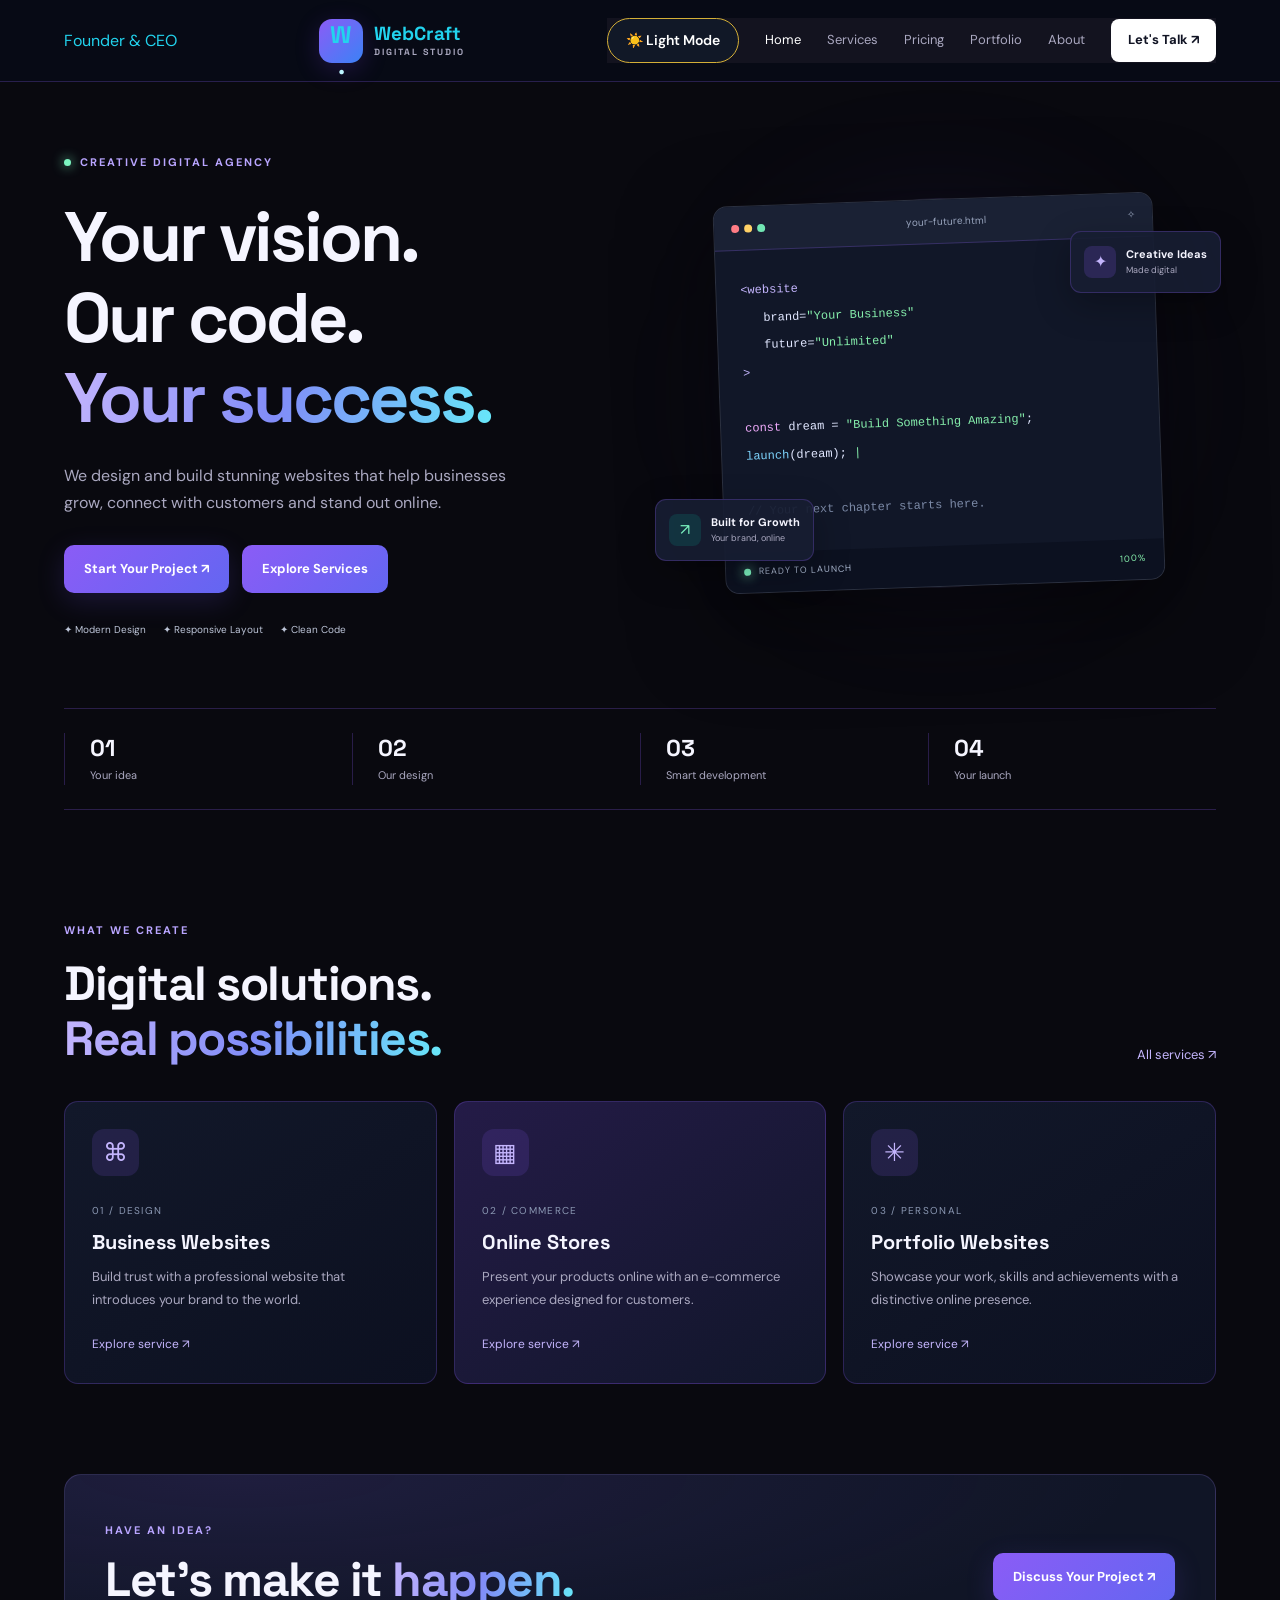
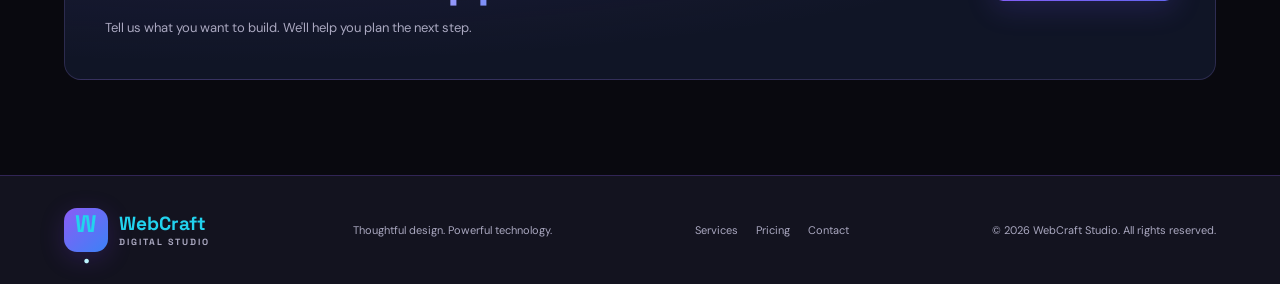
<file: index.html>
<!DOCTYPE html>
<html lang="en">
<head>
  <meta charset="UTF-8">
  <meta name="viewport" content="width=device-width, initial-scale=1.0">
  <meta name="description" content="WebCraft Studio creates modern business websites, portfolios and online stores.">
  <title>WebCraft Studio | Build Your Digital Future</title>
  <link rel="stylesheet" href="style.css">
  <script src="script.js" defer></script>
</head>
<body>
  <header class="navbar">
    <a href="founder.html">Founder & CEO</a>
    <a href="index.html" class="brand">
      <span class="logo-mark">W<span>.</span></span>
      <span>WebCraft<small> DIGITAL STUDIO</small></span>
    </a>
    <button class="menu-toggle" aria-label="Toggle navigation" aria-expanded="false">☰</button>
    <nav class="nav-links">
        <button id="themeToggle" class="theme-btn">
    🌙 Dark Mode
</button>
      <a class="active" href="index.html">Home</a>
      <a href="services.html">Services</a>
      <a href="pricing.html">Pricing</a>
      <a href="portfolio.html">Portfolio</a>
      <a href="about.html">About</a>
      <a class="nav-cta" href="contact.html">Let's Talk ↗</a>
    </nav>
  </header>

  <main>
    <section class="hero container">
      <div class="hero-content">
        <div class="eyebrow"><span class="live-dot"></span> CREATIVE DIGITAL AGENCY</div>
        <h1>Your vision.<br>Our code.<br><span class="gradient-text">Your success.</span></h1>
        <p class="hero-description">
          We design and build stunning websites that help businesses
          grow, connect with customers and stand out online.
        </p>
        <div class="hero-actions">
          <a href="contact.html" class="btn btn-primary">Start Your Project ↗</a>
          <a href="services.html" class="btn btn-outline">Explore Services</a>
        </div>
        <div class="hero-trust">
          <span>✦ Modern Design</span>
          <span>✦ Responsive Layout</span>
          <span>✦ Clean Code</span>
        </div>
      </div>
      <div class="hero-visual">
        <div class="orbit orbit-one"></div>
        <div class="orbit orbit-two"></div>
        <div class="hero-glow"></div>
        <div class="code-window">
          <div class="window-bar">
            <div class="window-dots"><i></i><i></i><i></i></div>
            <span>your-future.html</span>
            <span>✧</span>
          </div>
          <div class="code-content">
            <p><span class="code-purple">&lt;website</span></p>
            <p class="indent">brand=<span class="code-green">"Your Business"</span></p>
            <p class="indent">future=<span class="code-green">"Unlimited"</span></p>
            <p><span class="code-purple">&gt;</span></p>
            <br>
            <p><span class="code-pink">const</span> dream = <span class="code-green">"Build Something Amazing"</span>;</p>
            <p><span class="code-blue">launch</span>(dream); <span class="cursor">|</span></p>
            <br>
            <p class="code-muted">// Your next chapter starts here.</p>
          </div>
          <div class="code-bottom"><span class="live-dot"></span> READY TO LAUNCH <span>100%</span></div>
        </div>
        <div class="float-card float-top"><span>✦</span><div><b>Creative Ideas</b><small>Made digital</small></div></div>
        <div class="float-card float-bottom"><span class="float-icon">↗</span><div><b>Built for Growth</b><small>Your brand, online</small></div></div>
      </div>
    </section>

    <section class="stats container">
      <div><strong>01</strong><span>Your idea</span></div>
      <div><strong>02</strong><span>Our design</span></div>
      <div><strong>03</strong><span>Smart development</span></div>
      <div><strong>04</strong><span>Your launch</span></div>
    </section>

    <section class="section container">
      <div class="section-heading">
        <div><span class="eyebrow">WHAT WE CREATE</span><h2>Digital solutions.<br><span class="gradient-text">Real possibilities.</span></h2></div>
        <a href="services.html" class="text-link">All services ↗</a>
      </div>
      <div class="service-grid">
        <article class="service-card"><span class="service-icon">⌘</span><span class="card-number">01 / DESIGN</span><h3>Business Websites</h3><p>Build trust with a professional website that introduces your brand to the world.</p><a href="services.html">Explore service ↗</a></article>
        <article class="service-card featured-card"><span class="service-icon">▦</span><span class="card-number">02 / COMMERCE</span><h3>Online Stores</h3><p>Present your products online with an e-commerce experience designed for customers.</p><a href="services.html">Explore service ↗</a></article>
        <article class="service-card"><span class="service-icon">✳</span><span class="card-number">03 / PERSONAL</span><h3>Portfolio Websites</h3><p>Showcase your work, skills and achievements with a distinctive online presence.</p><a href="services.html">Explore service ↗</a></article>
      </div>
    </section>

    <section class="cta-section container">
      <div><span class="eyebrow">HAVE AN IDEA?</span><h2>Let's make it <span class="gradient-text">happen.</span></h2><p>Tell us what you want to build. We'll help you plan the next step.</p></div>
      <a href="contact.html" class="btn btn-primary">Discuss Your Project ↗</a>
    </section>
  </main>

  <footer class="footer">
    <div class="container footer-inner">
      <a href="index.html" class="brand"><span class="logo-mark">W<span>.</span></span><span>WebCraft<small> DIGITAL STUDIO</small></span></a>
      <p>Thoughtful design. Powerful technology.</p>
      <div class="footer-links"><a href="services.html">Services</a><a href="pricing.html">Pricing</a><a href="contact.html">Contact</a></div>
      <small>© <span class="year"></span> WebCraft Studio. All rights reserved.</small>
    </div>
  </footer>
</body>
</html>
</file>
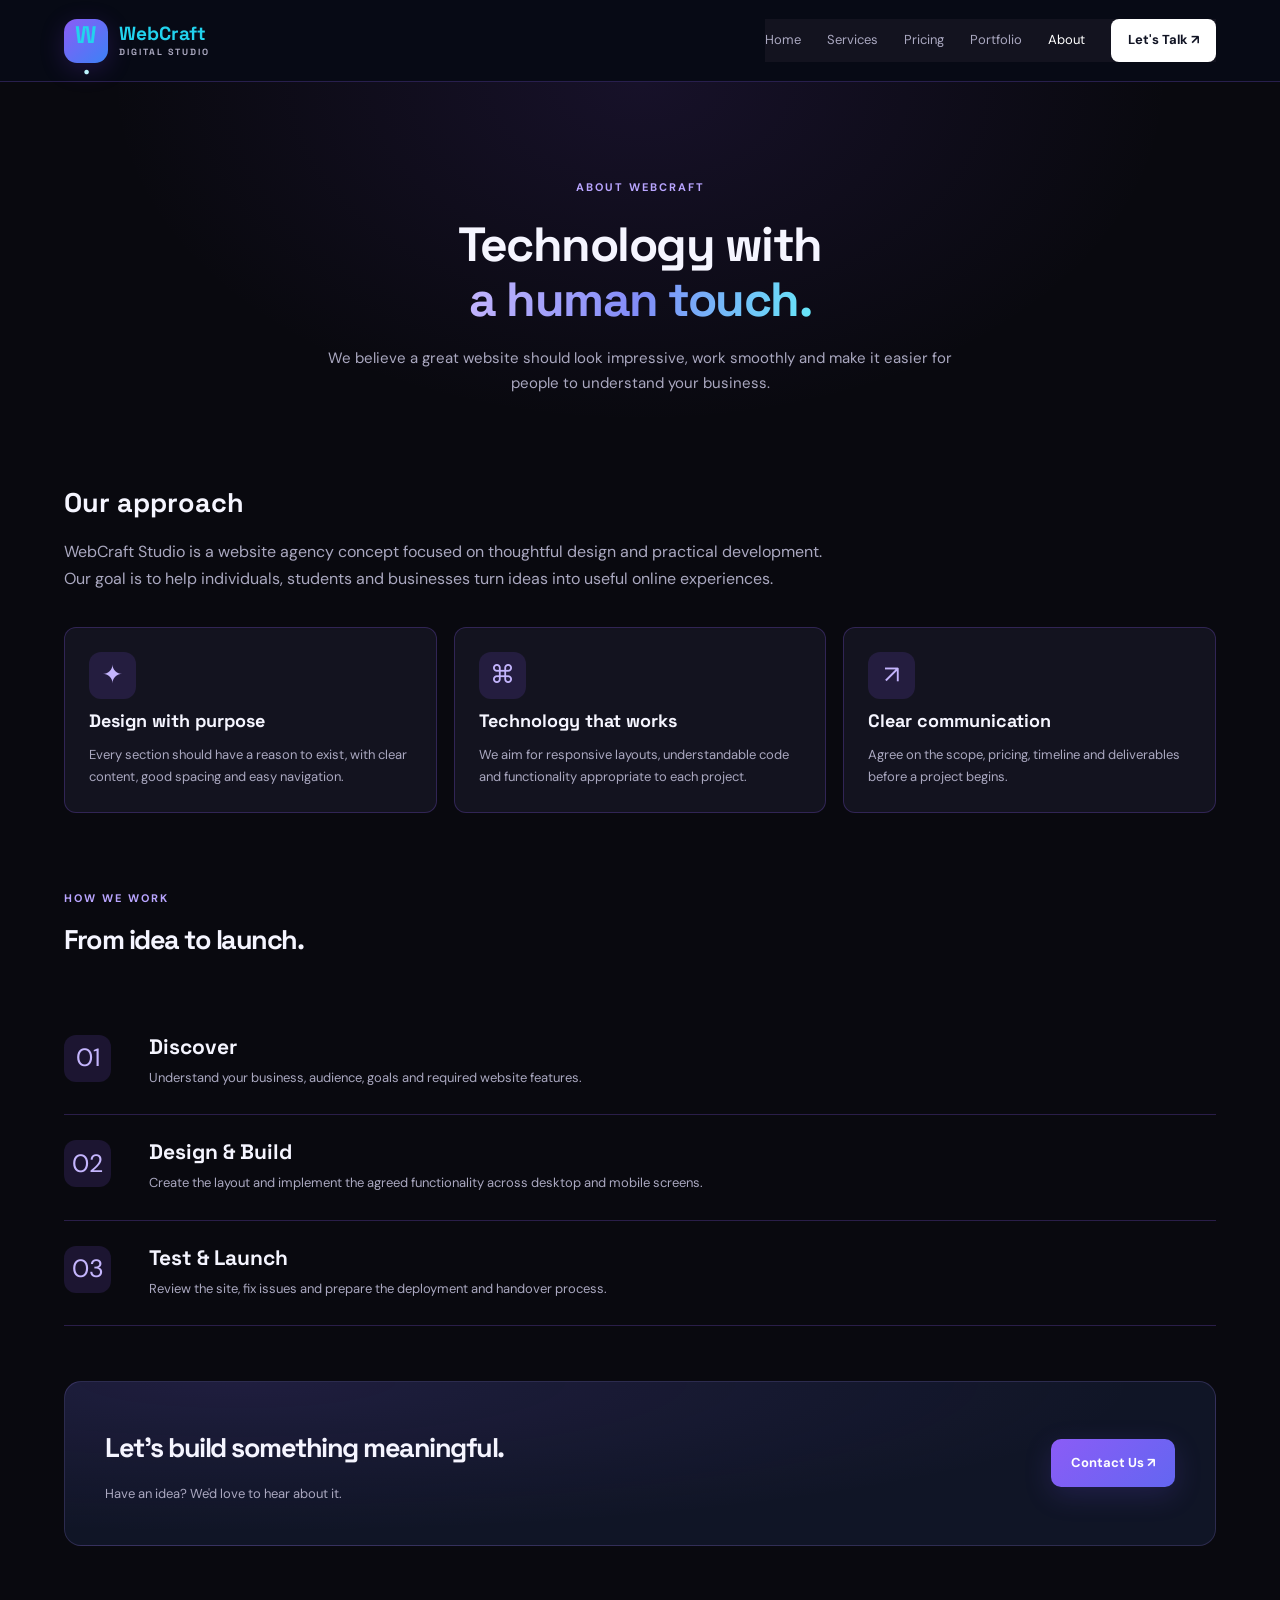
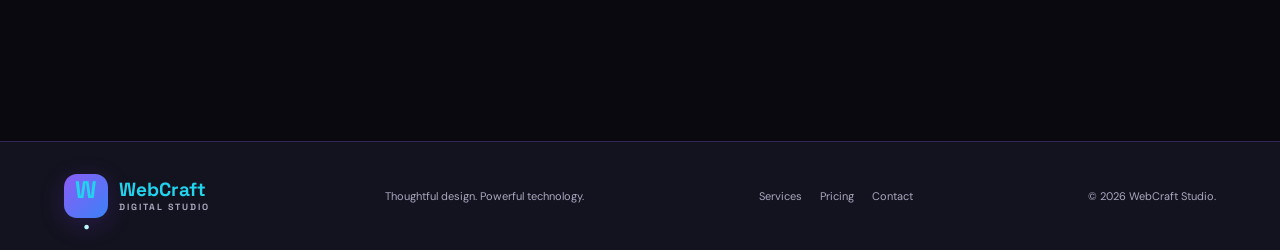
<file: about.html>
<!DOCTYPE html>
<html lang="en">
<head>
<meta charset="UTF-8"><meta name="viewport" content="width=device-width, initial-scale=1">
<title>About Us | WebCraft Studio</title>
<link rel="stylesheet" href="style.css"><script src="script.js" defer></script>
</head>
<body>
<header class="navbar">
<a href="index.html" class="brand"><span class="logo-mark">W<span>.</span></span><span>WebCraft<small> DIGITAL STUDIO</small></span></a>
<button class="menu-toggle" aria-label="Toggle navigation" aria-expanded="false">☰</button>
<nav class="nav-links"><a href="index.html">Home</a><a href="services.html">Services</a><a href="pricing.html">Pricing</a><a href="portfolio.html">Portfolio</a><a class="active" href="about.html">About</a><a class="nav-cta" href="contact.html">Let's Talk ↗</a></nav>
</header>
<main>
<section class="page-hero container"><span class="eyebrow">ABOUT WEBCRAFT</span><h1>Technology with<br><span class="gradient-text">a human touch.</span></h1><p>We believe a great website should look impressive, work smoothly and make it easier for people to understand your business.</p></section>
<section class="content-section container">
<h2>Our approach</h2>
<p>WebCraft Studio is a website agency concept focused on thoughtful design and practical development. Our goal is to help individuals, students and businesses turn ideas into useful online experiences.</p>
<div class="values-grid">
<article class="value-card"><span class="service-icon">✦</span><h3>Design with purpose</h3><p>Every section should have a reason to exist, with clear content, good spacing and easy navigation.</p></article>
<article class="value-card"><span class="service-icon">⌘</span><h3>Technology that works</h3><p>We aim for responsive layouts, understandable code and functionality appropriate to each project.</p></article>
<article class="value-card"><span class="service-icon">↗</span><h3>Clear communication</h3><p>Agree on the scope, pricing, timeline and deliverables before a project begins.</p></article>
</div>
<div class="section-heading" style="margin-top:70px"><div><span class="eyebrow">HOW WE WORK</span><h2>From idea to launch.</h2></div></div>
<div class="service-detail"><div class="service-icon">01</div><div><h3>Discover</h3><p>Understand your business, audience, goals and required website features.</p></div></div>
<div class="service-detail"><div class="service-icon">02</div><div><h3>Design & Build</h3><p>Create the layout and implement the agreed functionality across desktop and mobile screens.</p></div></div>
<div class="service-detail"><div class="service-icon">03</div><div><h3>Test & Launch</h3><p>Review the site, fix issues and prepare the deployment and handover process.</p></div></div>
<div class="cta-section" style="margin-top:55px"><div><h2>Let's build something meaningful.</h2><p>Have an idea? We'd love to hear about it.</p></div><a href="contact.html" class="btn btn-primary">Contact Us ↗</a></div>
</section>
</main>
<footer class="footer"><div class="container footer-inner"><a href="index.html" class="brand"><span class="logo-mark">W<span>.</span></span><span>WebCraft<small> DIGITAL STUDIO</small></span></a><p>Thoughtful design. Powerful technology.</p><div class="footer-links"><a href="services.html">Services</a><a href="pricing.html">Pricing</a><a href="contact.html">Contact</a></div><small>© <span class="year"></span> WebCraft Studio.</small></div></footer>
</body>
</html>
</file>
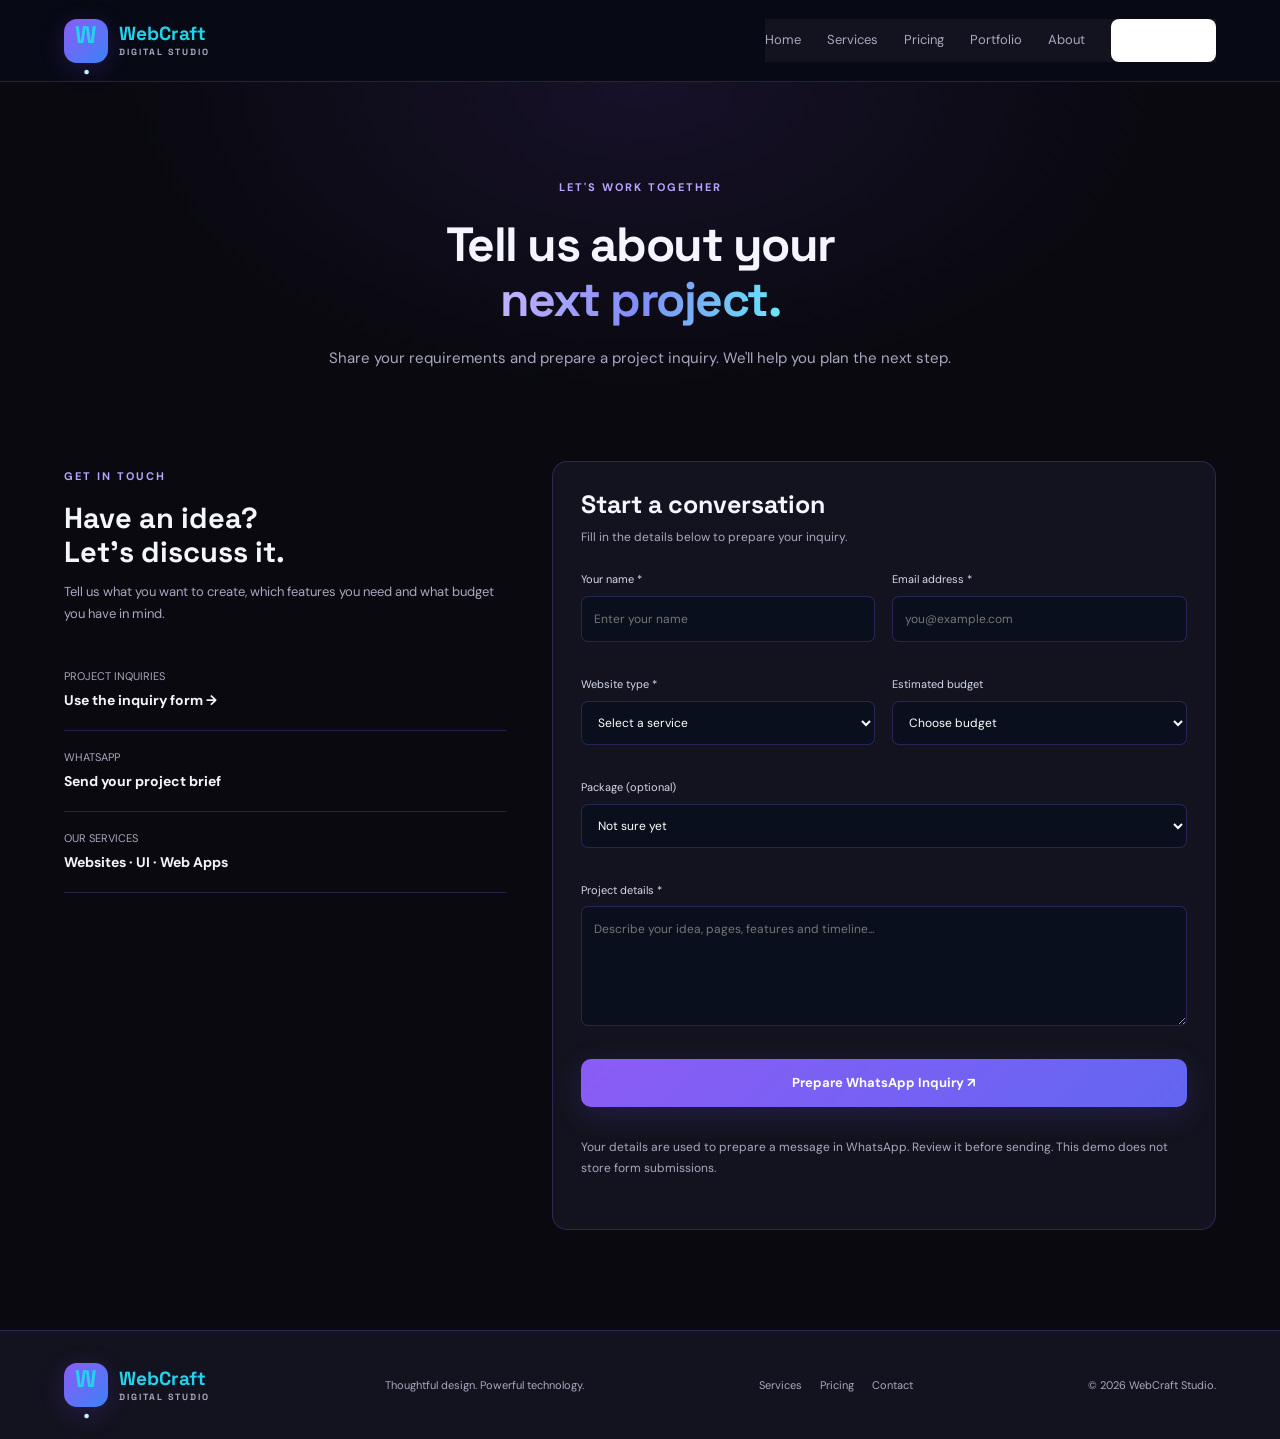
<file: contact.html>
<!DOCTYPE html>
<html lang="en">
<head>
<meta charset="UTF-8"><meta name="viewport" content="width=device-width, initial-scale=1">
<title>Contact & Get a Quote | WebCraft Studio</title>
<link rel="stylesheet" href="style.css"><script src="script.js" defer></script>
</head>
<body>
<header class="navbar">
<a href="index.html" class="brand"><span class="logo-mark">W<span>.</span></span><span>WebCraft<small> DIGITAL STUDIO</small></span></a>
<button class="menu-toggle" aria-label="Toggle navigation" aria-expanded="false">☰</button>
<nav class="nav-links"><a href="index.html">Home</a><a href="services.html">Services</a><a href="pricing.html">Pricing</a><a href="portfolio.html">Portfolio</a><a href="about.html">About</a><a class="nav-cta active" href="contact.html">Let's Talk ↗</a></nav>
</header>
<main>
<section class="page-hero container"><span class="eyebrow">LET'S WORK TOGETHER</span><h1>Tell us about your<br><span class="gradient-text">next project.</span></h1><p>Share your requirements and prepare a project inquiry. We'll help you plan the next step.</p></section>
<section class="content-section container">
<div class="contact-layout">
<div class="contact-info">
<span class="eyebrow">GET IN TOUCH</span><h2>Have an idea?<br>Let's discuss it.</h2>
<p>Tell us what you want to create, which features you need and what budget you have in mind.</p>
<div class="contact-method"><small>PROJECT INQUIRIES</small><b>Use the inquiry form →</b></div>
<div class="contact-method"><small>WHATSAPP</small><b>Send your project brief</b></div>
<div class="contact-method"><small>OUR SERVICES</small><b>Websites · UI · Web Apps</b></div>
</div>
<form class="contact-form" id="projectForm">
<h2>Start a conversation</h2><p>Fill in the details below to prepare your inquiry.</p>
<div class="form-grid">
<div class="form-group"><label for="name">Your name *</label><input id="name" name="name" placeholder="Enter your name" required maxlength="80"></div>
<div class="form-group"><label for="email">Email address *</label><input id="email" name="email" type="email" placeholder="you@example.com" required maxlength="120"></div>
<div class="form-group"><label for="websiteType">Website type *</label><select id="websiteType" name="websiteType" required><option value="">Select a service</option><option>Business Website</option><option>E-commerce Website</option><option>Portfolio Website</option><option>Landing Page</option><option>Web Application</option><option>Website Redesign</option></select></div>
<div class="form-group"><label for="budget">Estimated budget</label><select id="budget" name="budget"><option value="">Choose budget</option><option>Under ₹5,000</option><option>₹5,000 – ₹12,000</option><option>₹12,000 – ₹25,000</option><option>₹25,000+</option><option>Need advice</option></select></div>
<div class="form-group full"><label for="plan">Package (optional)</label><select id="plan" name="plan"><option value="">Not sure yet</option><option>Basic</option><option>Professional</option><option>Business</option><option>Custom</option></select></div>
<div class="form-group full"><label for="message">Project details *</label><textarea id="message" name="message" required maxlength="2000" placeholder="Describe your idea, pages, features and timeline..."></textarea></div>
<div class="form-group full"><button type="submit" class="btn btn-primary">Prepare WhatsApp Inquiry ↗</button></div>
</div>
<p class="form-note">Your details are used to prepare a message in WhatsApp. Review it before sending. This demo does not store form submissions.</p>
<p id="formStatus" class="form-status" role="status" aria-live="polite"></p>
</form>
</div>
</section>
</main>
<footer class="footer"><div class="container footer-inner"><a href="index.html" class="brand"><span class="logo-mark">W<span>.</span></span><span>WebCraft<small> DIGITAL STUDIO</small></span></a><p>Thoughtful design. Powerful technology.</p><div class="footer-links"><a href="services.html">Services</a><a href="pricing.html">Pricing</a><a href="contact.html">Contact</a></div><small>© <span class="year"></span> WebCraft Studio.</small></div></footer>
</body>
</html>
</file>
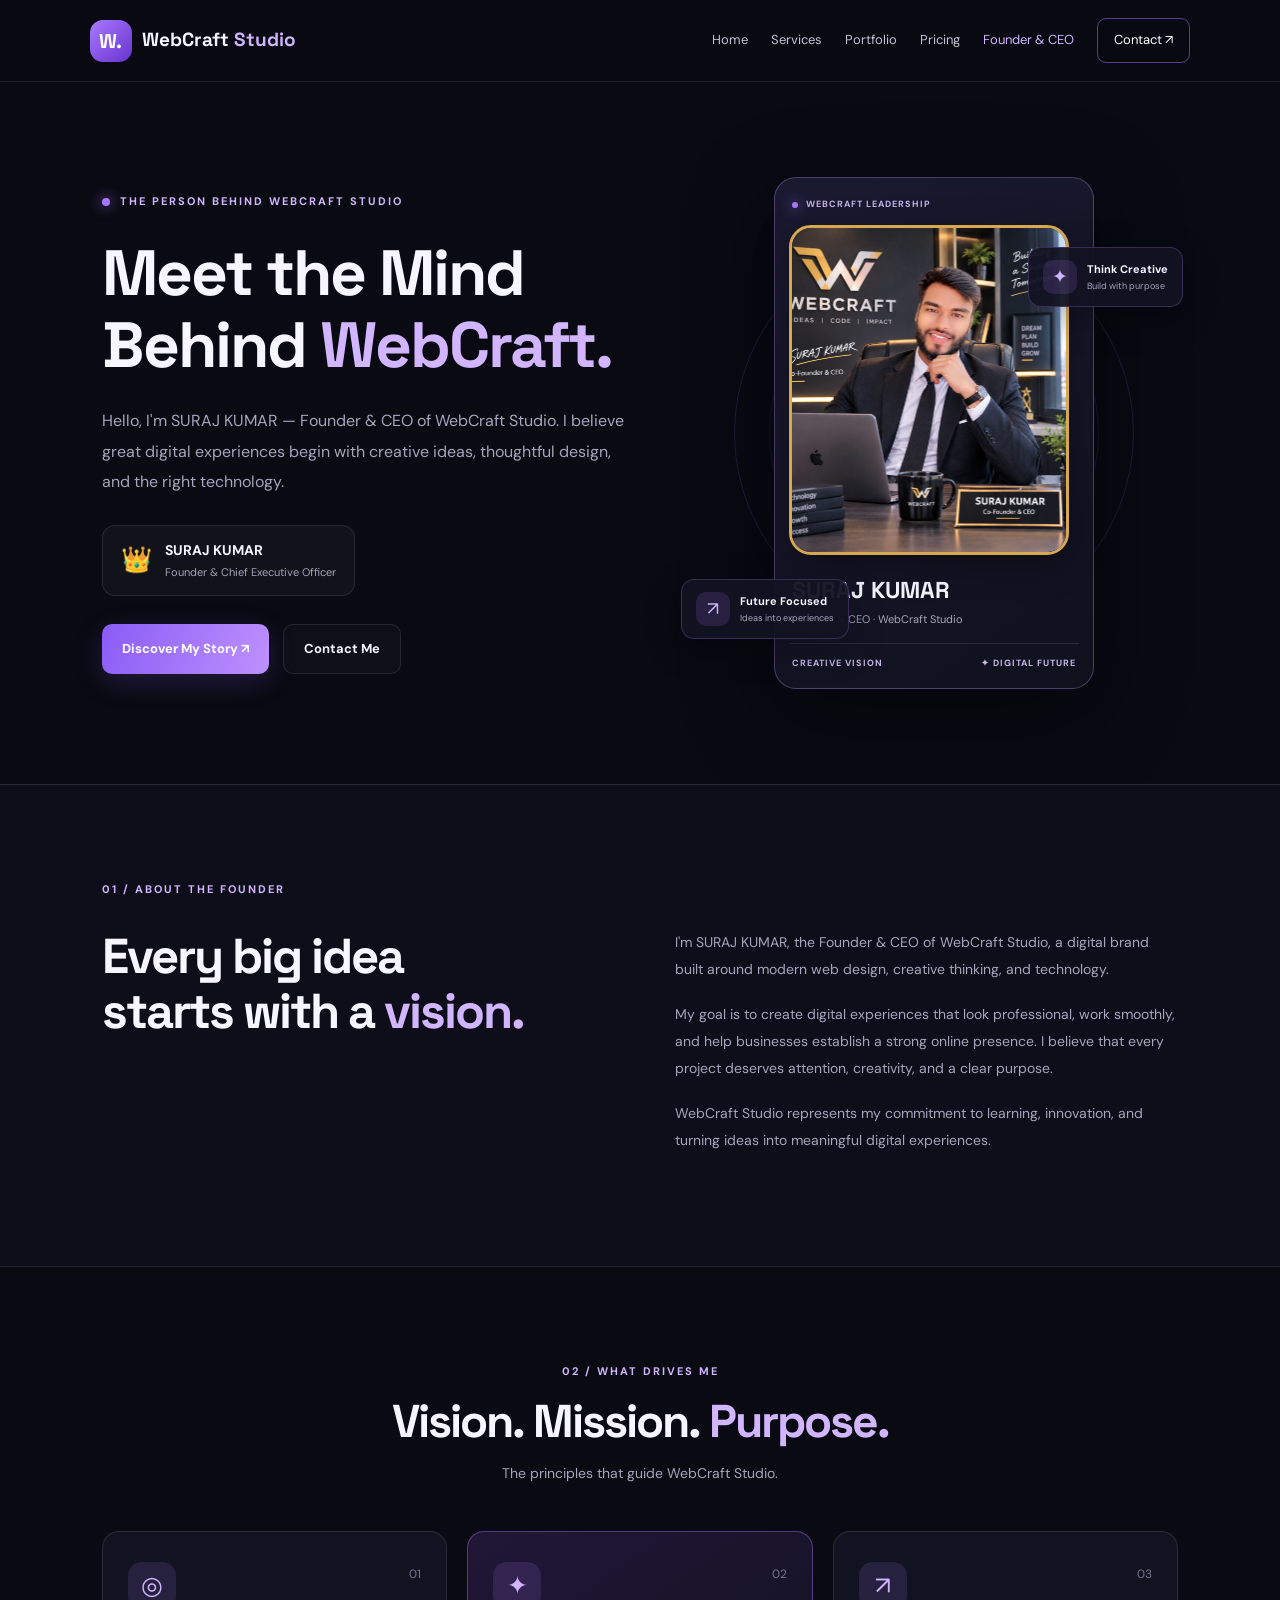
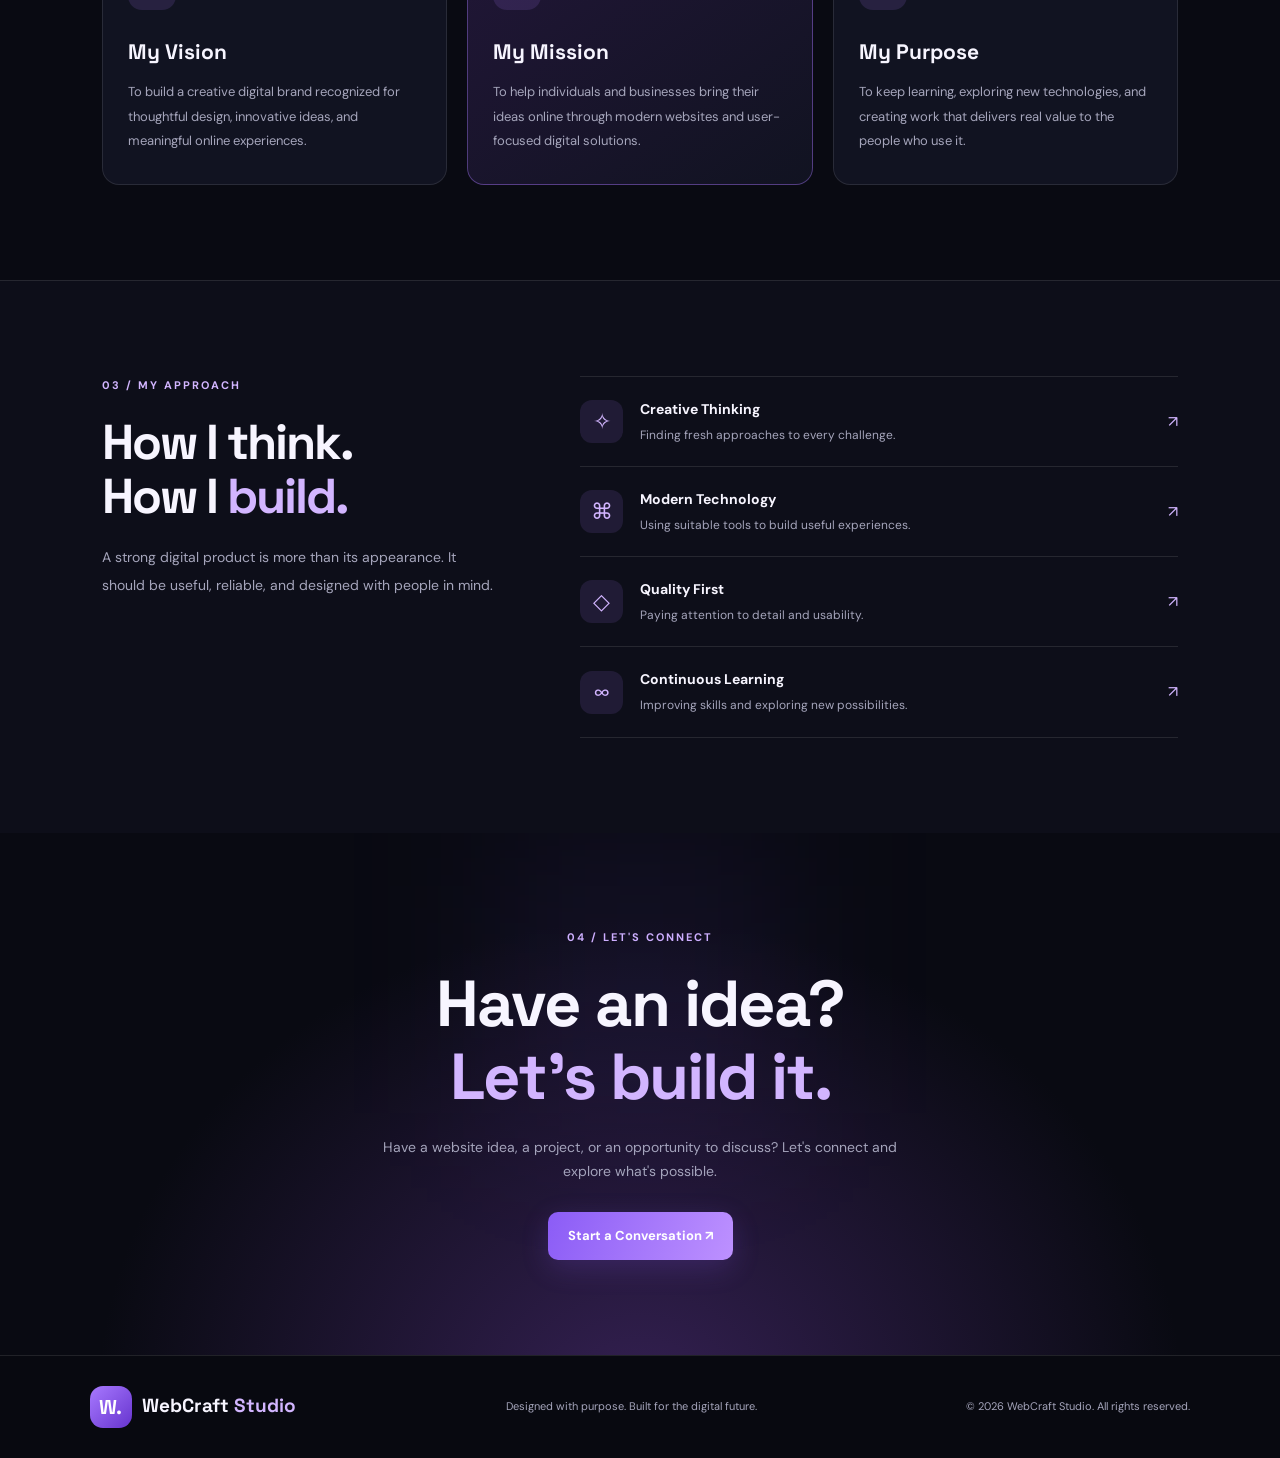
<file: founder.html>
<!DOCTYPE html>
<html lang="en">
<head>
    <meta charset="UTF-8">
    <meta name="viewport" content="width=device-width, initial-scale=1.0">

    <title>Founder & CEO | Surya — WebCraft Studio</title>
    <meta name="description" content="Meet Surya, Founder and CEO of WebCraft Studio. Discover the vision, mission, and ideas behind the brand.">

    <link rel="stylesheet" href="founder.css">
</head>
<body>

    <!-- NAVBAR -->
    <header class="navbar">
        <a href="index.html" class="logo">
            <span class="logo-icon">W.</span>
            <span>WebCraft <b>Studio</b></span>
        </a>

        <nav>
            <a href="index.html">Home</a>
            <a href="services.html">Services</a>
            <a href="portfolio.html">Portfolio</a>
            <a href="pricing.html">Pricing</a>
            <a href="founder.html" class="active">Founder & CEO</a>
            <a href="contact.html" class="nav-btn">Contact ↗</a>
        </nav>
    </header>

    <!-- HERO SECTION -->
    <main>
        <section class="hero">
            <div class="hero-text">
                <div class="eyebrow">
                    <span class="status-dot"></span>
                    THE PERSON BEHIND WEBCRAFT STUDIO
                </div>

                <h1>
                    Meet the Mind<br>
                    Behind <span>WebCraft.</span>
                </h1>

                <p class="hero-description">
                    Hello, I'm SURAJ KUMAR — Founder & CEO of WebCraft Studio.
                    I believe great digital experiences begin with
                    creative ideas, thoughtful design, and the right
                    technology.
                </p>

                <div class="role-badge">
                    <span>👑</span>
                    <div>
                        <strong>SURAJ KUMAR</strong>
                        <small>Founder & Chief Executive Officer</small>
                    </div>
                </div>

                <div class="hero-buttons">
                    <a href="#about" class="primary-btn">
                        Discover My Story ↗
                    </a>

                    <a href="contact.html" class="secondary-btn">
                        Contact Me
                    </a>
                </div>
            </div>

            <!-- YOUR PHOTO -->
            <div class="hero-visual">
                <div class="orbit orbit-one"></div>
                <div class="orbit orbit-two"></div>

                <div class="photo-card">
                    <div class="photo-top">
                        <span class="live-dot"></span>
                        WEBCRAFT LEADERSHIP
                    </div>

                    <div class="profile-photo">
                        <!-- Apni photo ko founder.jpg naam se save karein -->
                        <img src="founder.jpg" alt="SURAJ KUMAR, Founder and CEO of WebCraft Studio"
                             onerror="this.style.display='none'; this.nextElementSibling.style.display='flex';">

                        <div class="photo-placeholder">
                            <span>S</span>
                            <small>YOUR PHOTO HERE</small>
                        </div>
                    </div>

                    <div class="photo-info">
                        <h2>SURAJ KUMAR</h2>
                        <p>Founder & CEO · WebCraft Studio</p>
                    </div>

                    <div class="photo-bottom">
                        <span>CREATIVE VISION</span>
                        <span>✦ DIGITAL FUTURE</span>
                    </div>
                </div>

                <div class="floating-card floating-top">
                    <span>✦</span>
                    <div>
                        <strong>Think Creative</strong>
                        <small>Build with purpose</small>
                    </div>
                </div>

                <div class="floating-card floating-bottom">
                    <span>↗</span>
                    <div>
                        <strong>Future Focused</strong>
                        <small>Ideas into experiences</small>
                    </div>
                </div>
            </div>
        </section>

        <!-- INTRODUCTION -->
        <section class="about-section" id="about">
            <div class="section-label">01 / ABOUT THE FOUNDER</div>

            <div class="about-grid">
                <div>
                    <h2>Every big idea<br>starts with a <span>vision.</span></h2>
                </div>

                <div class="about-copy">
                    <p>
                        I'm SURAJ KUMAR, the Founder & CEO of WebCraft Studio,
                        a digital brand built around modern web design,
                        creative thinking, and technology.
                    </p>

                    <p>
                        My goal is to create digital experiences that
                        look professional, work smoothly, and help
                        businesses establish a strong online presence.
                        I believe that every project deserves attention,
                        creativity, and a clear purpose.
                    </p>

                    <p>
                        WebCraft Studio represents my commitment to
                        learning, innovation, and turning ideas into
                        meaningful digital experiences.
                    </p>
                </div>
            </div>
        </section>

        <!-- VISION AND MISSION -->
        <section class="purpose-section">
            <div class="section-heading">
                <div class="section-label">02 / WHAT DRIVES ME</div>
                <h2>Vision. Mission. <span>Purpose.</span></h2>
                <p>The principles that guide WebCraft Studio.</p>
            </div>

            <div class="purpose-grid">
                <article class="purpose-card">
                    <div class="card-icon">◎</div>
                    <span class="card-number">01</span>
                    <h3>My Vision</h3>
                    <p>
                        To build a creative digital brand recognized
                        for thoughtful design, innovative ideas, and
                        meaningful online experiences.
                    </p>
                </article>

                <article class="purpose-card featured-card">
                    <div class="card-icon">✦</div>
                    <span class="card-number">02</span>
                    <h3>My Mission</h3>
                    <p>
                        To help individuals and businesses bring their
                        ideas online through modern websites and
                        user-focused digital solutions.
                    </p>
                </article>

                <article class="purpose-card">
                    <div class="card-icon">↗</div>
                    <span class="card-number">03</span>
                    <h3>My Purpose</h3>
                    <p>
                        To keep learning, exploring new technologies,
                        and creating work that delivers real value
                        to the people who use it.
                    </p>
                </article>
            </div>
        </section>

        <!-- CORE VALUES -->
        <section class="values-section">
            <div class="values-content">
                <div class="section-label">03 / MY APPROACH</div>
                <h2>How I think.<br>How I <span>build.</span></h2>
                <p>
                    A strong digital product is more than its appearance.
                    It should be useful, reliable, and designed with
                    people in mind.
                </p>
            </div>

            <div class="values-list">
                <div class="value-row">
                    <span class="value-icon">✧</span>
                    <div>
                        <h3>Creative Thinking</h3>
                        <p>Finding fresh approaches to every challenge.</p>
                    </div>
                    <span class="value-arrow">↗</span>
                </div>

                <div class="value-row">
                    <span class="value-icon">⌘</span>
                    <div>
                        <h3>Modern Technology</h3>
                        <p>Using suitable tools to build useful experiences.</p>
                    </div>
                    <span class="value-arrow">↗</span>
                </div>

                <div class="value-row">
                    <span class="value-icon">◇</span>
                    <div>
                        <h3>Quality First</h3>
                        <p>Paying attention to detail and usability.</p>
                    </div>
                    <span class="value-arrow">↗</span>
                </div>

                <div class="value-row">
                    <span class="value-icon">∞</span>
                    <div>
                        <h3>Continuous Learning</h3>
                        <p>Improving skills and exploring new possibilities.</p>
                    </div>
                    <span class="value-arrow">↗</span>
                </div>
            </div>
        </section>

        <!-- FINAL CTA -->
        <section class="cta-section">
            <div class="cta-glow"></div>

            <div class="section-label">04 / LET'S CONNECT</div>
            <h2>Have an idea?<br><span>Let's build it.</span></h2>

            <p>
                Have a website idea, a project, or an opportunity
                to discuss? Let's connect and explore what's possible.
            </p>

            <a href="contact.html" class="primary-btn">
                Start a Conversation ↗
            </a>
        </section>
    </main>

    <!-- FOOTER -->
    <footer class="footer">
        <a href="index.html" class="logo">
            <span class="logo-icon">W.</span>
            <span>WebCraft <b>Studio</b></span>
        </a>

        <p>Designed with purpose. Built for the digital future.</p>

        <span>© 2026 WebCraft Studio. All rights reserved.</span>
    </footer>

</body>
</html>
</file>
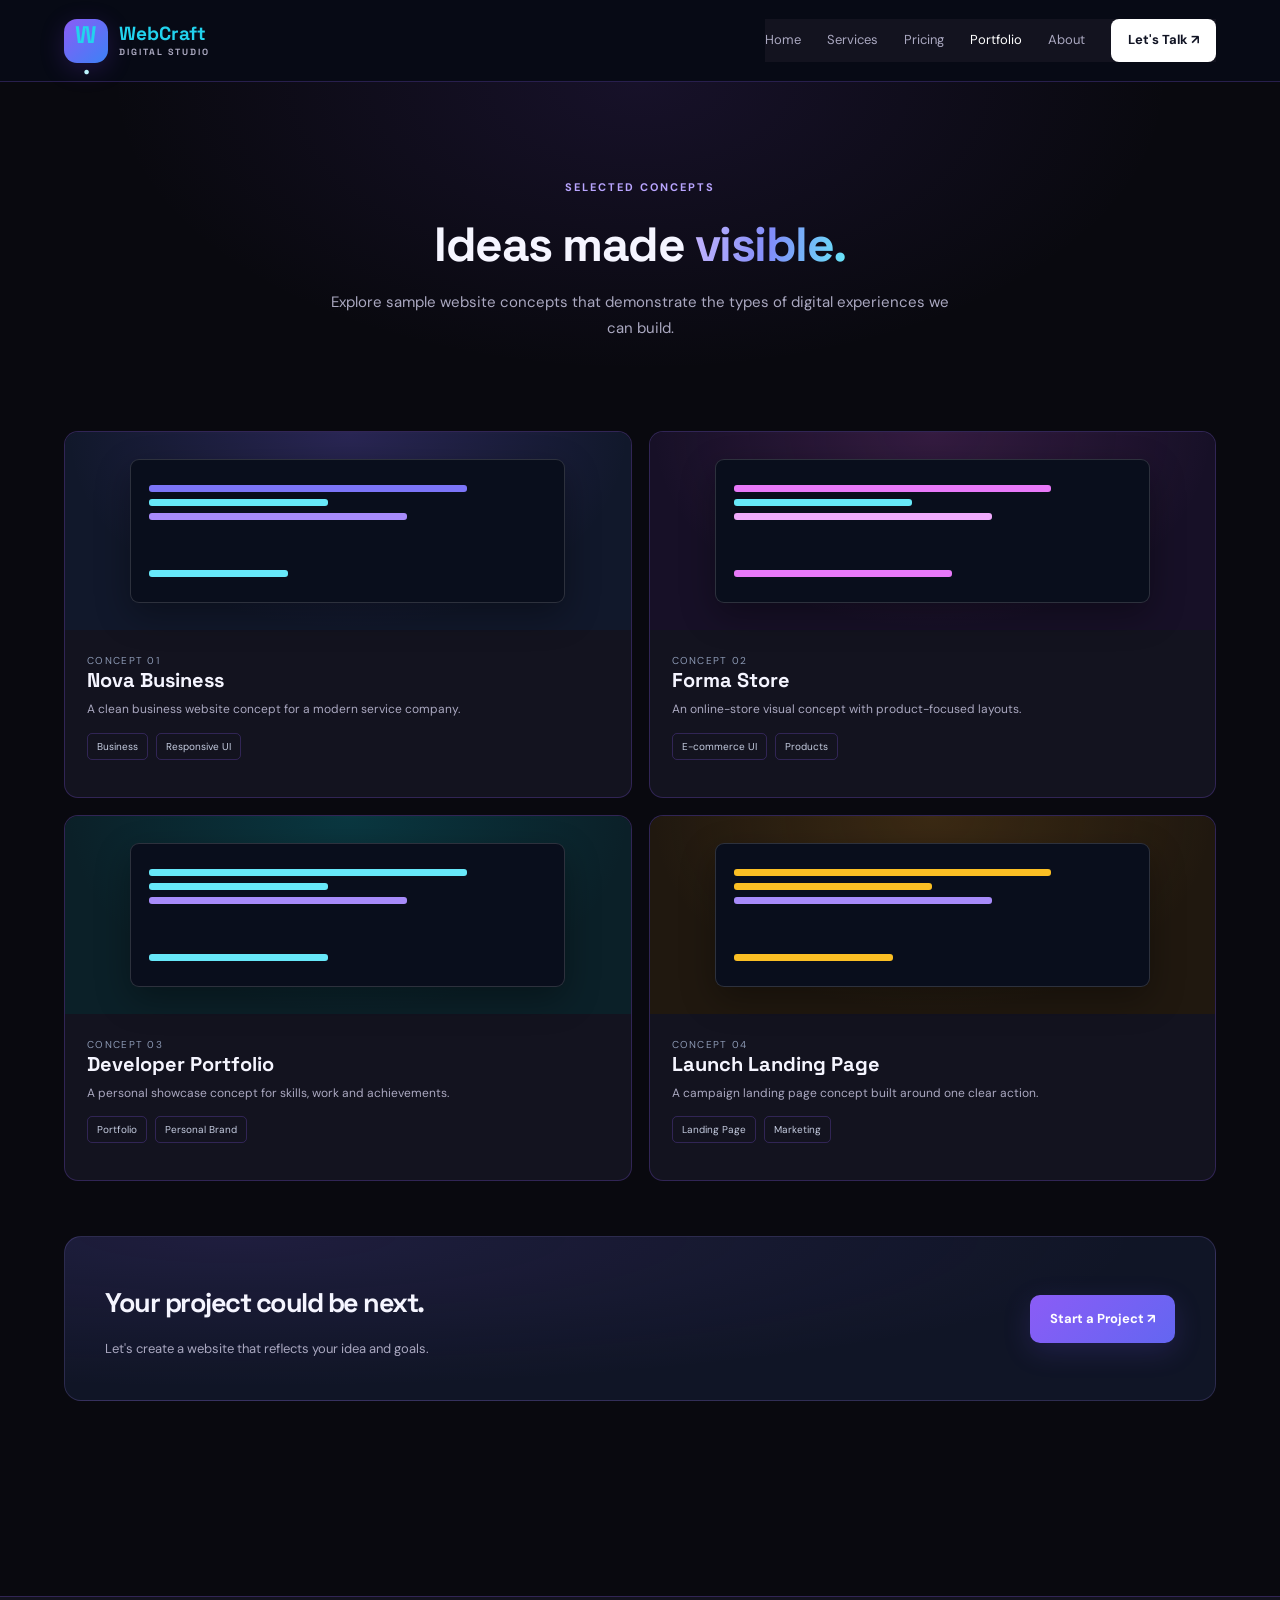
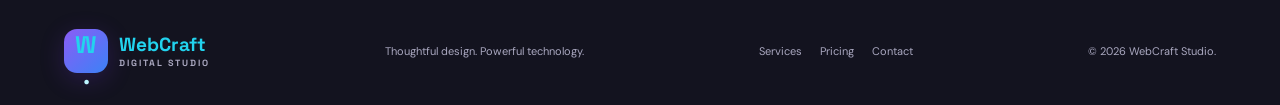
<file: portfolio.html>
<!DOCTYPE html>
<html lang="en">
<head>
<meta charset="UTF-8"><meta name="viewport" content="width=device-width, initial-scale=1">
<title>Portfolio | WebCraft Studio</title>
<link rel="stylesheet" href="style.css"><script src="script.js" defer></script>
</head>
<body>
<header class="navbar">
<a href="index.html" class="brand"><span class="logo-mark">W<span>.</span></span><span>WebCraft<small> DIGITAL STUDIO</small></span></a>
<button class="menu-toggle" aria-label="Toggle navigation" aria-expanded="false">☰</button>
<nav class="nav-links"><a href="index.html">Home</a><a href="services.html">Services</a><a href="pricing.html">Pricing</a><a class="active" href="portfolio.html">Portfolio</a><a href="about.html">About</a><a class="nav-cta" href="contact.html">Let's Talk ↗</a></nav>
</header>
<main>
<section class="page-hero container"><span class="eyebrow">SELECTED CONCEPTS</span><h1>Ideas made <span class="gradient-text">visible.</span></h1><p>Explore sample website concepts that demonstrate the types of digital experiences we can build.</p></section>
<section class="content-section container">
<div class="portfolio-grid">
<article class="project-card"><div class="project-art"><div class="mock-window"><span></span><span></span><span></span><div style="height:36px"></div><span style="width:35%;background:#67e8f9"></span></div></div><div class="project-info"><span class="card-number">CONCEPT 01</span><h3>Nova Business</h3><p>A clean business website concept for a modern service company.</p><div class="tag-row"><span class="tag">Business</span><span class="tag">Responsive UI</span></div></div></article>
<article class="project-card"><div class="project-art" style="background:radial-gradient(ellipse at top,#b34eae30,transparent 70%),#171027"><div class="mock-window"><span style="background:#e879f9"></span><span></span><span style="background:#f0abfc"></span><div style="height:36px"></div><span style="width:55%;background:#e879f9"></span></div></div><div class="project-info"><span class="card-number">CONCEPT 02</span><h3>Forma Store</h3><p>An online-store visual concept with product-focused layouts.</p><div class="tag-row"><span class="tag">E-commerce UI</span><span class="tag">Products</span></div></div></article>
<article class="project-card"><div class="project-art" style="background:radial-gradient(ellipse at top,#087e8b40,transparent 70%),#0b2028"><div class="mock-window"><span style="background:#67e8f9"></span><span style="background:#67e8f9"></span><span></span><div style="height:36px"></div><span style="width:45%;background:#67e8f9"></span></div></div><div class="project-info"><span class="card-number">CONCEPT 03</span><h3>Developer Portfolio</h3><p>A personal showcase concept for skills, work and achievements.</p><div class="tag-row"><span class="tag">Portfolio</span><span class="tag">Personal Brand</span></div></div></article>
<article class="project-card"><div class="project-art" style="background:radial-gradient(ellipse at top,#9d6a2538,transparent 70%),#20180f"><div class="mock-window"><span style="background:#fbbf24"></span><span style="width:50%;background:#fbbf24"></span><span></span><div style="height:36px"></div><span style="width:40%;background:#fbbf24"></span></div></div><div class="project-info"><span class="card-number">CONCEPT 04</span><h3>Launch Landing Page</h3><p>A campaign landing page concept built around one clear action.</p><div class="tag-row"><span class="tag">Landing Page</span><span class="tag">Marketing</span></div></div></article>
</div>
<div class="cta-section" style="margin-top:55px"><div><h2>Your project could be next.</h2><p>Let's create a website that reflects your idea and goals.</p></div><a href="contact.html" class="btn btn-primary">Start a Project ↗</a></div>
</section>
</main>
<footer class="footer"><div class="container footer-inner"><a href="index.html" class="brand"><span class="logo-mark">W<span>.</span></span><span>WebCraft<small> DIGITAL STUDIO</small></span></a><p>Thoughtful design. Powerful technology.</p><div class="footer-links"><a href="services.html">Services</a><a href="pricing.html">Pricing</a><a href="contact.html">Contact</a></div><small>© <span class="year"></span> WebCraft Studio.</small></div></footer>
</body>
</html>
</file>
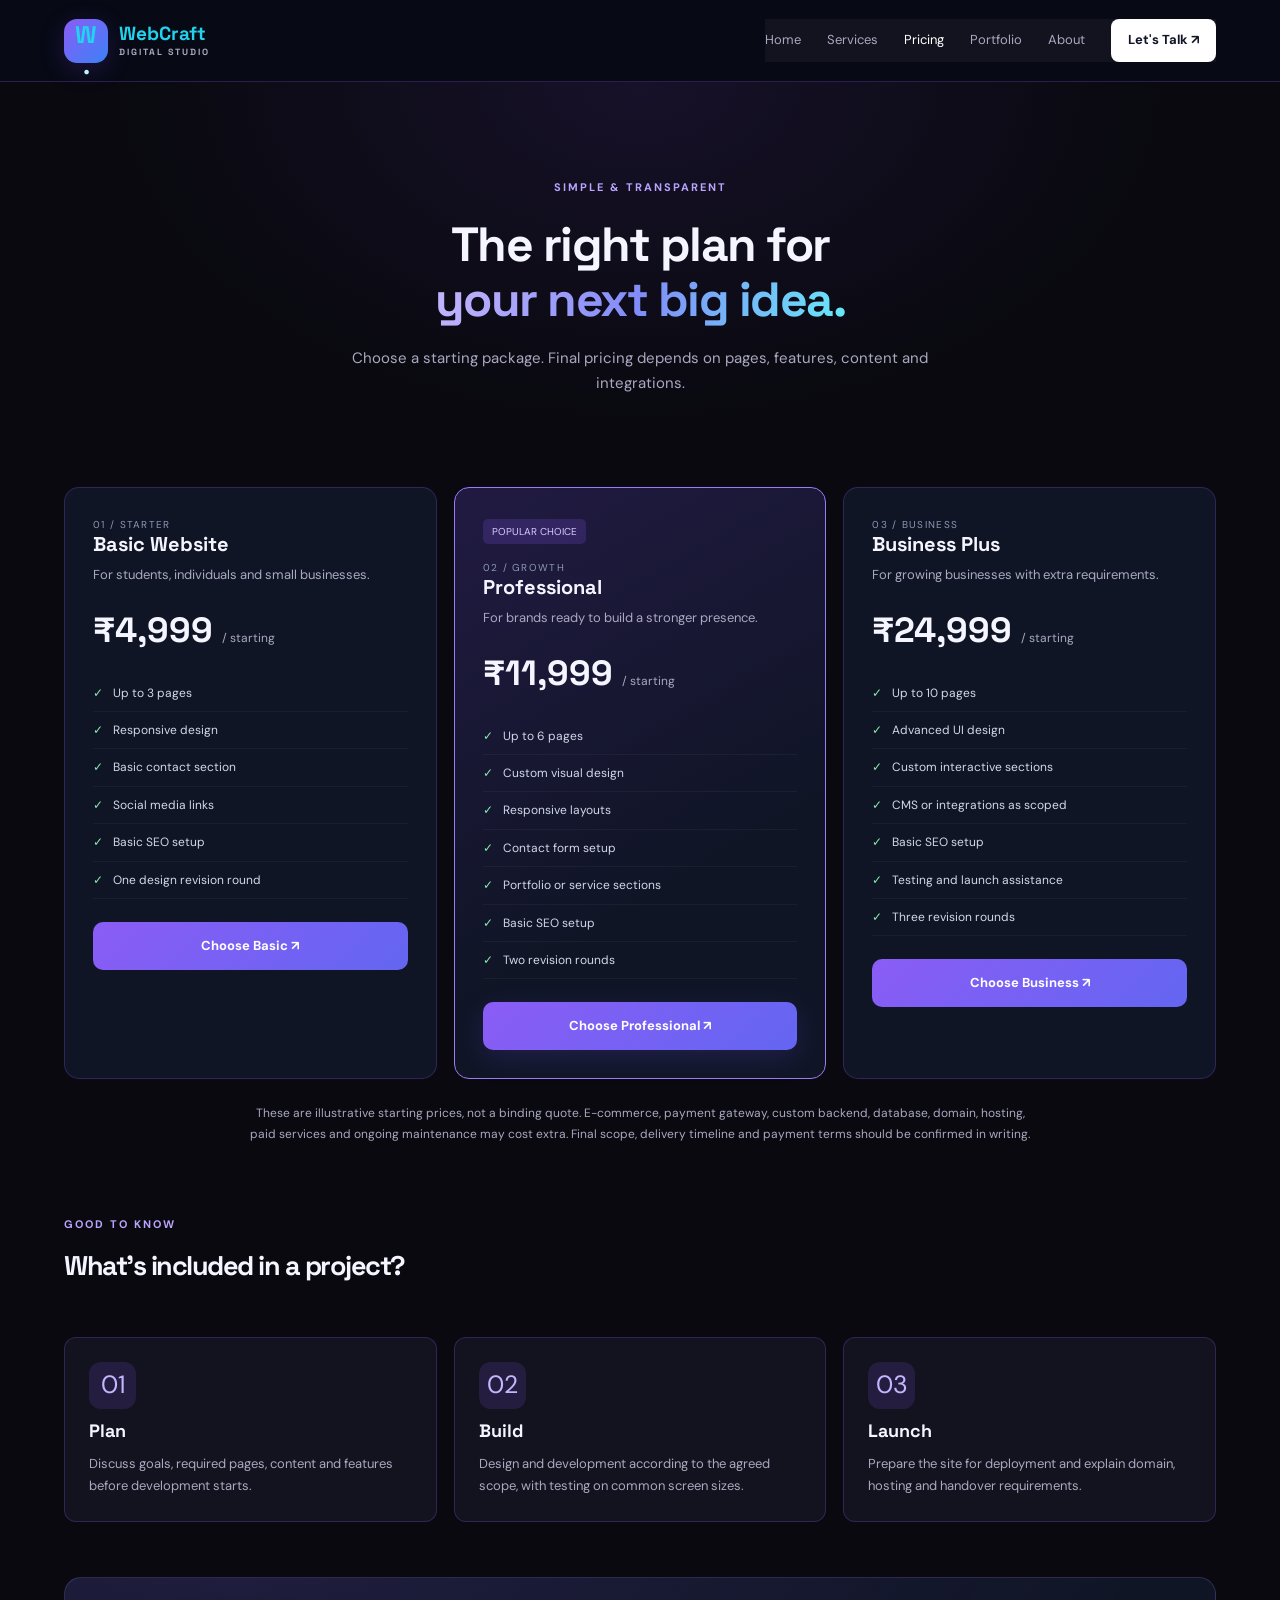
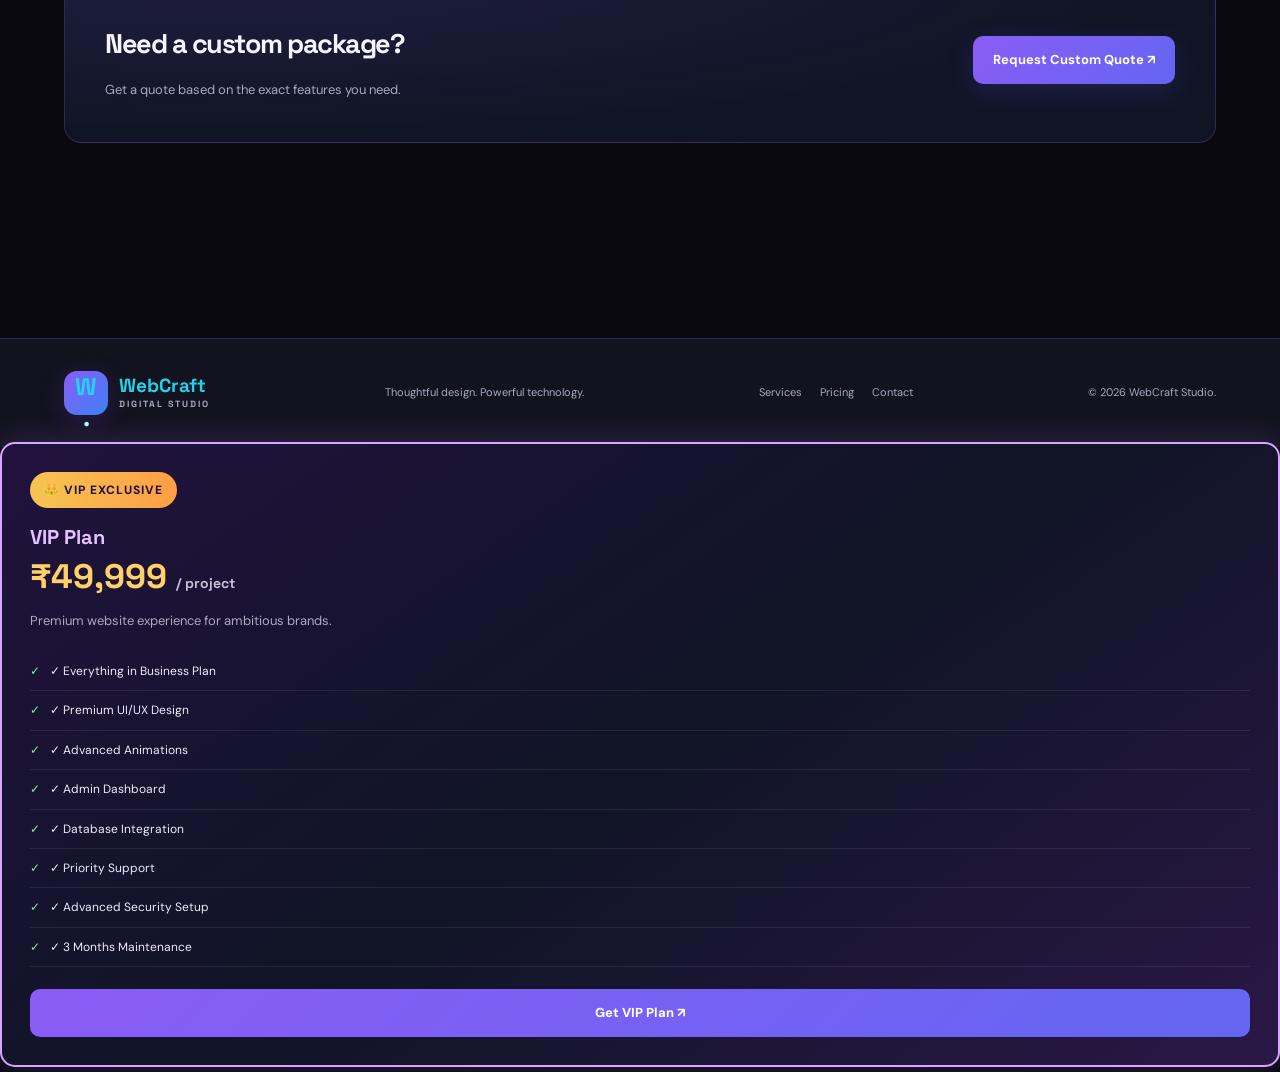
<file: pricing.html>
<!DOCTYPE html>
<html lang="en">
<head>
<meta charset="UTF-8"><meta name="viewport" content="width=device-width, initial-scale=1">
<title>Pricing & Packages | WebCraft Studio</title>
<link rel="stylesheet" href="style.css"><script src="script.js" defer></script>
</head>
<body>
<header class="navbar">
<a href="index.html" class="brand"><span class="logo-mark">W<span>.</span></span><span>WebCraft<small> DIGITAL STUDIO</small></span></a>
<button class="menu-toggle" aria-label="Toggle navigation" aria-expanded="false">☰</button>
<nav class="nav-links"><a href="index.html">Home</a><a href="services.html">Services</a><a class="active" href="pricing.html">Pricing</a><a href="portfolio.html">Portfolio</a><a href="about.html">About</a><a class="nav-cta" href="contact.html">Let's Talk ↗</a></nav>
</header>
<main>
<section class="page-hero container">
<span class="eyebrow">SIMPLE & TRANSPARENT</span>
<h1>The right plan for<br><span class="gradient-text">your next big idea.</span></h1>
<p>Choose a starting package. Final pricing depends on pages, features, content and integrations.</p>
</section>
<section class="content-section container">
<div class="pricing-grid">
<article class="price-card">
<span class="card-number">01 / STARTER</span><h3>Basic Website</h3><p>For students, individuals and small businesses.</p>
<div class="price">₹4,999 <small> / starting</small></div>
<ul><li>Up to 3 pages</li><li>Responsive design</li><li>Basic contact section</li><li>Social media links</li><li>Basic SEO setup</li><li>One design revision round</li></ul>
<a class="btn btn-outline" href="contact.html?plan=Basic">Choose Basic ↗</a>
</article>
<article class="price-card popular">
<span class="popular-label">POPULAR CHOICE</span><span class="card-number">02 / GROWTH</span><h3>Professional</h3><p>For brands ready to build a stronger presence.</p>
<div class="price">₹11,999 <small> / starting</small></div>
<ul><li>Up to 6 pages</li><li>Custom visual design</li><li>Responsive layouts</li><li>Contact form setup</li><li>Portfolio or service sections</li><li>Basic SEO setup</li><li>Two revision rounds</li></ul>
<a class="btn btn-primary" href="contact.html?plan=Professional">Choose Professional ↗</a>
</article>
<article class="price-card">
<span class="card-number">03 / BUSINESS</span><h3>Business Plus</h3><p>For growing businesses with extra requirements.</p>
<div class="price">₹24,999 <small> / starting</small></div>
<ul><li>Up to 10 pages</li><li>Advanced UI design</li><li>Custom interactive sections</li><li>CMS or integrations as scoped</li><li>Basic SEO setup</li><li>Testing and launch assistance</li><li>Three revision rounds</li></ul>
<a class="btn btn-outline" href="contact.html?plan=Business">Choose Business ↗</a>
</article>
</div>
<p class="price-note">These are illustrative starting prices, not a binding quote. E-commerce, payment gateway, custom backend, database, domain, hosting, paid services and ongoing maintenance may cost extra. Final scope, delivery timeline and payment terms should be confirmed in writing.</p>
<div class="section-heading" style="margin-top:65px"><div><span class="eyebrow">GOOD TO KNOW</span><h2>What's included in a project?</h2></div></div>
<div class="values-grid">
<article class="value-card"><span class="service-icon">01</span><h3>Plan</h3><p>Discuss goals, required pages, content and features before development starts.</p></article>
<article class="value-card"><span class="service-icon">02</span><h3>Build</h3><p>Design and development according to the agreed scope, with testing on common screen sizes.</p></article>
<article class="value-card"><span class="service-icon">03</span><h3>Launch</h3><p>Prepare the site for deployment and explain domain, hosting and handover requirements.</p></article>
</div>
<div class="cta-section" style="margin-top:55px"><div><h2>Need a custom package?</h2><p>Get a quote based on the exact features you need.</p></div><a href="contact.html" class="btn btn-primary">Request Custom Quote ↗</a></div>
</section>
</main>
<footer class="footer"><div class="container footer-inner"><a href="index.html" class="brand"><span class="logo-mark">W<span>.</span></span><span>WebCraft<small> DIGITAL STUDIO</small></span></a><p>Thoughtful design. Powerful technology.</p><div class="footer-links"><a href="services.html">Services</a><a href="pricing.html">Pricing</a><a href="contact.html">Contact</a></div><small>© <span class="year"></span> WebCraft Studio.</small></div></footer>
</body>
</html>

<!-- VIP PLAN -->
<div class="price-card vip-card">
    <div class="vip-badge">👑 VIP EXCLUSIVE</div>

    <h3>VIP Plan</h3>

    <h2>₹49,999 <span>/ project</span></h2>

    <p class="price-description">
        Premium website experience for ambitious brands.
    </p>

    <ul>
        <li>✓ Everything in Business Plan</li>
        <li>✓ Premium UI/UX Design</li>
        <li>✓ Advanced Animations</li>
        <li>✓ Admin Dashboard</li>
        <li>✓ Database Integration</li>
        <li>✓ Priority Support</li>
        <li>✓ Advanced Security Setup</li>
        <li>✓ 3 Months Maintenance</li>
    </ul>

    <a href="contact.html" class="btn vip-btn">
        Get VIP Plan ↗
    </a>
</div>
</file>
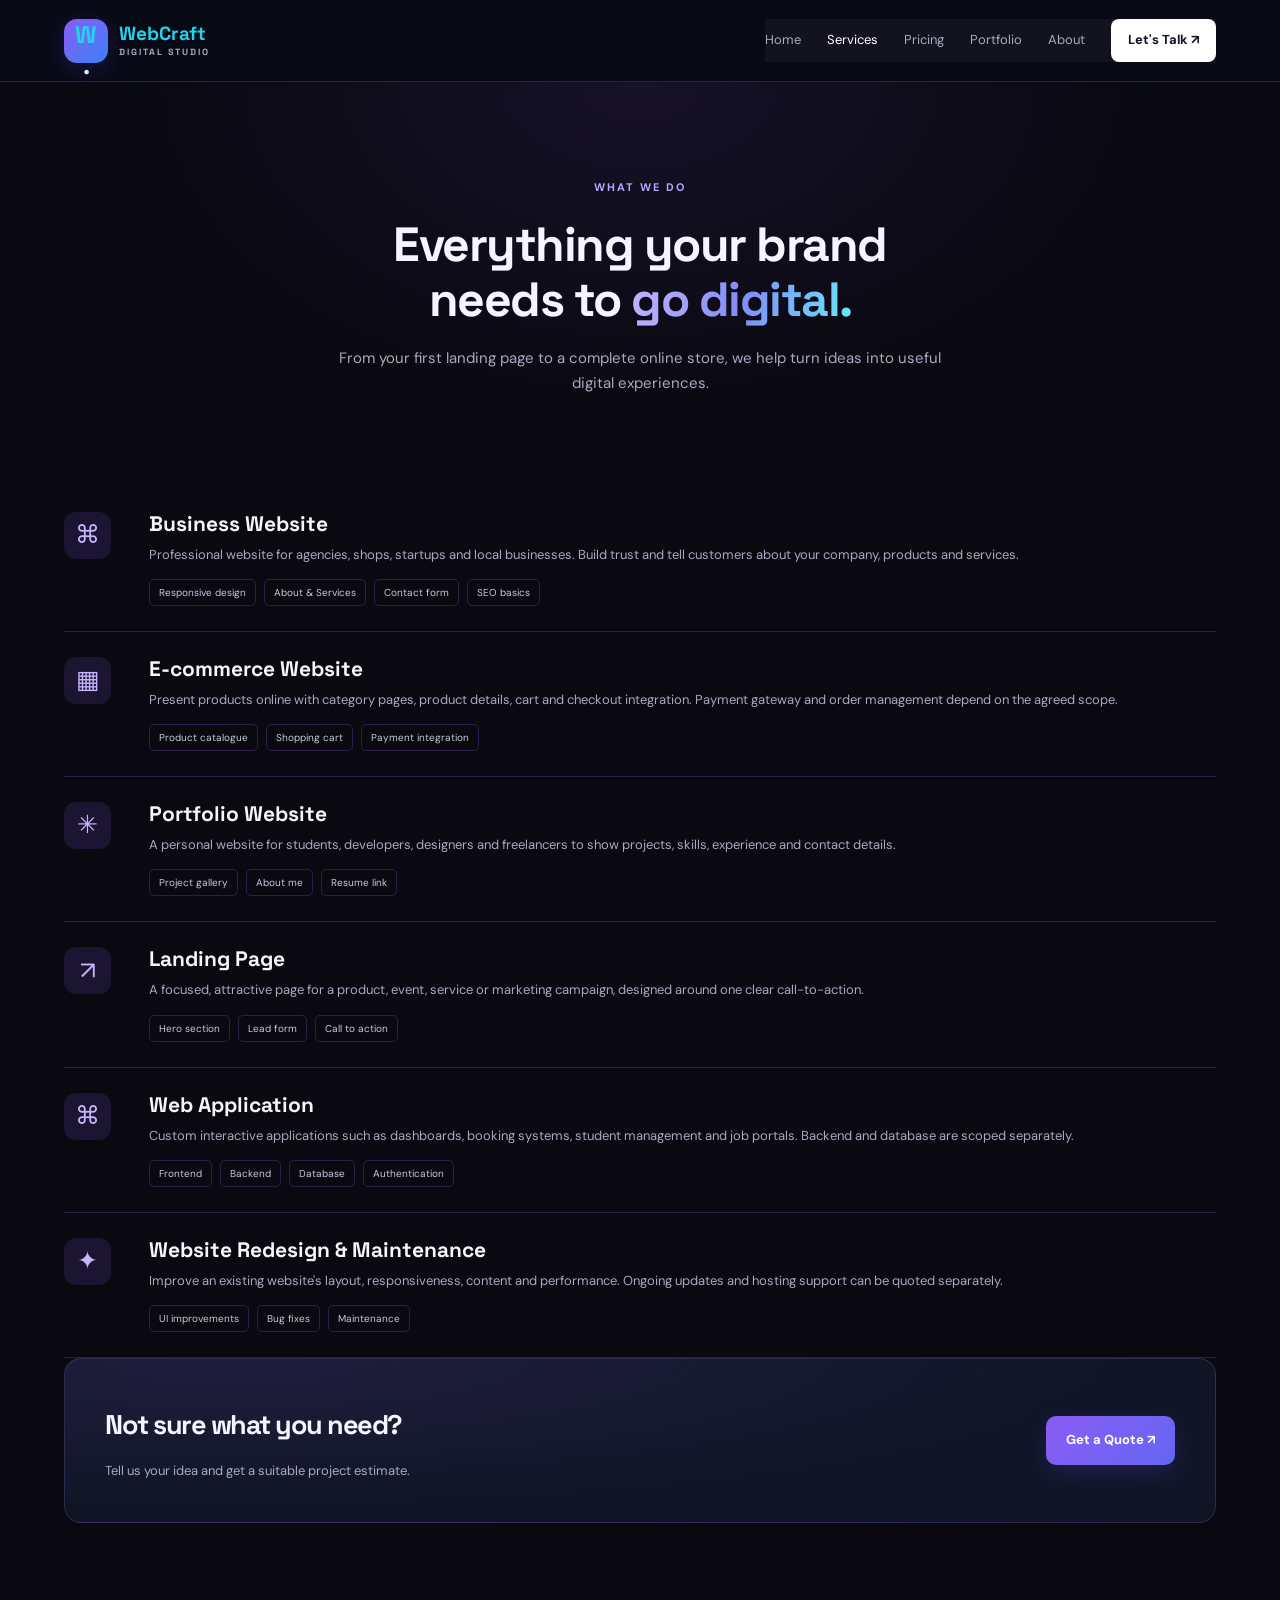
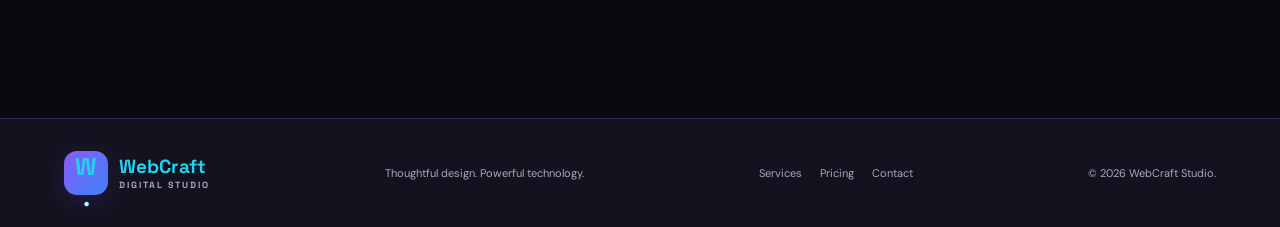
<file: services.html>
<!DOCTYPE html>
<html lang="en">
<head>
  <meta charset="UTF-8"><meta name="viewport" content="width=device-width, initial-scale=1">
  <title>Our Services | WebCraft Studio</title>
  <link rel="stylesheet" href="style.css"><script src="script.js" defer></script>
</head>
<body>
<header class="navbar">
  <a href="index.html" class="brand"><span class="logo-mark">W<span>.</span></span><span>WebCraft<small> DIGITAL STUDIO</small></span></a>
  <button class="menu-toggle" aria-label="Toggle navigation" aria-expanded="false">☰</button>
  <nav class="nav-links"><a href="index.html">Home</a><a class="active" href="services.html">Services</a><a href="pricing.html">Pricing</a><a href="portfolio.html">Portfolio</a><a href="about.html">About</a><a class="nav-cta" href="contact.html">Let's Talk ↗</a></nav>
</header>
<main>
  <section class="page-hero container">
    <span class="eyebrow">WHAT WE DO</span>
    <h1>Everything your brand<br>needs to <span class="gradient-text">go digital.</span></h1>
    <p>From your first landing page to a complete online store, we help turn ideas into useful digital experiences.</p>
  </section>
  <section class="content-section container">
    <div class="service-detail"><div class="service-icon">⌘</div><div><h3>Business Website</h3><p>Professional website for agencies, shops, startups and local businesses. Build trust and tell customers about your company, products and services.</p><div class="tag-row"><span class="tag">Responsive design</span><span class="tag">About & Services</span><span class="tag">Contact form</span><span class="tag">SEO basics</span></div></div></div>
    <div class="service-detail"><div class="service-icon">▦</div><div><h3>E-commerce Website</h3><p>Present products online with category pages, product details, cart and checkout integration. Payment gateway and order management depend on the agreed scope.</p><div class="tag-row"><span class="tag">Product catalogue</span><span class="tag">Shopping cart</span><span class="tag">Payment integration</span></div></div></div>
    <div class="service-detail"><div class="service-icon">✳</div><div><h3>Portfolio Website</h3><p>A personal website for students, developers, designers and freelancers to show projects, skills, experience and contact details.</p><div class="tag-row"><span class="tag">Project gallery</span><span class="tag">About me</span><span class="tag">Resume link</span></div></div></div>
    <div class="service-detail"><div class="service-icon">↗</div><div><h3>Landing Page</h3><p>A focused, attractive page for a product, event, service or marketing campaign, designed around one clear call-to-action.</p><div class="tag-row"><span class="tag">Hero section</span><span class="tag">Lead form</span><span class="tag">Call to action</span></div></div></div>
    <div class="service-detail"><div class="service-icon">⌘</div><div><h3>Web Application</h3><p>Custom interactive applications such as dashboards, booking systems, student management and job portals. Backend and database are scoped separately.</p><div class="tag-row"><span class="tag">Frontend</span><span class="tag">Backend</span><span class="tag">Database</span><span class="tag">Authentication</span></div></div></div>
    <div class="service-detail"><div class="service-icon">✦</div><div><h3>Website Redesign & Maintenance</h3><p>Improve an existing website's layout, responsiveness, content and performance. Ongoing updates and hosting support can be quoted separately.</p><div class="tag-row"><span class="tag">UI improvements</span><span class="tag">Bug fixes</span><span class="tag">Maintenance</span></div></div></div>
    <div class="cta-section"><div><h2>Not sure what you need?</h2><p>Tell us your idea and get a suitable project estimate.</p></div><a href="contact.html" class="btn btn-primary">Get a Quote ↗</a></div>
  </section>
</main>
<footer class="footer"><div class="container footer-inner"><a href="index.html" class="brand"><span class="logo-mark">W<span>.</span></span><span>WebCraft<small> DIGITAL STUDIO</small></span></a><p>Thoughtful design. Powerful technology.</p><div class="footer-links"><a href="services.html">Services</a><a href="pricing.html">Pricing</a><a href="contact.html">Contact</a></div><small>© <span class="year"></span> WebCraft Studio.</small></div></footer>
</body>
</html>
</file>
<file: style.css>
@import url('https://fonts.googleapis.com/css2?family=DM+Sans:wght@400;500;600;700&family=Space+Grotesk:wght@400;500;600;700&display=swap');

:root {
  --bg: #080b16;
  --surface: #101526;
  --surface2: #151c30;
  --text: #f5f6ff;
  --muted: #a0a9c0;
  --purple: #a78bfa;
  --blue: #60a5fa;
  --border: rgba(255,255,255,.10);
}

* { box-sizing: border-box; margin: 0; padding: 0; }
html { scroll-behavior: smooth; }
body {
  background: var(--bg);
  color: var(--text);
  font-family: 'DM Sans', sans-serif;
  line-height: 1.7;
  overflow-x: hidden;
}
a { color: inherit; text-decoration: none; }
button, input, select, textarea { font: inherit; }
button, a { -webkit-tap-highlight-color: transparent; }
.container { width: min(1160px, 90%); margin-inline: auto; }

.navbar {
  min-height: 82px;
  display: flex; align-items: center; justify-content: space-between;
  padding: 15px 5%;
  border-bottom: 1px solid var(--border);
  background: rgba(8,11,22,.92);
  position: sticky; top: 0; z-index: 100;
  backdrop-filter: blur(18px);
}
.brand { display: inline-flex; align-items: center; gap: 11px; font-weight: 700; font-size: 19px; line-height: 1.3; font-family: 'Space Grotesk', sans-serif; }
.brand small { display: block; color: var(--muted); font-size: 9px; letter-spacing: 2px; }
.logo-mark {
  width: 44px; height: 44px; display: grid; place-items: center;
  background: linear-gradient(135deg,#8b5cf6,#3b82f6);
  border-radius: 13px; font-size: 24px; box-shadow: 0 6px 25px #7c3aed35;
}
.logo-mark span { color: #bdf6ff; display: inline; }
.nav-links { display: flex; align-items: center; gap: 26px; }
.nav-links a { color: var(--muted); font-size: 13px; transition: .25s; }
.nav-links a:hover, .nav-links a.active { color: white; }
.nav-links .nav-cta { padding: 10px 17px; border-radius: 8px; background: white; color: #101323; font-weight: 700; }
.menu-toggle { display: none; border: 1px solid var(--border); background: var(--surface); color: white; padding: 6px 12px; border-radius: 8px; cursor: pointer; }

.hero { min-height: 610px; display: grid; grid-template-columns: 1fr 1fr; align-items: center; gap: 45px; padding-top: 65px; padding-bottom: 70px; }
.eyebrow { display: inline-flex; align-items: center; gap: 9px; color: #b9a5ff; font-size: 11px; font-weight: 700; letter-spacing: 2px; }
.live-dot { display: inline-block; width: 7px; height: 7px; border-radius: 50%; background: #7cf4c0; box-shadow: 0 0 12px #7cf4c0; }
h1, h2, h3 { font-family: 'Space Grotesk', sans-serif; line-height: 1.15; }
h1 { font-size: clamp(42px,5.5vw,70px); letter-spacing: -3px; margin: 23px 0; }
.gradient-text { background: linear-gradient(100deg,#c4b5fd,#818cf8,#67e8f9); -webkit-background-clip: text; background-clip: text; color: transparent; }
.hero-description { max-width: 475px; color: var(--muted); font-size: 16px; }
.hero-actions { display: flex; flex-wrap: wrap; gap: 13px; margin-top: 29px; }
.btn { display: inline-flex; justify-content: center; align-items: center; gap: 9px; border-radius: 9px; padding: 13px 20px; font-size: 13px; font-weight: 700; border: 1px solid transparent; cursor: pointer; transition: transform .25s, background .25s; }
.btn:hover { transform: translateY(-3px); }
.btn-primary { background: linear-gradient(115deg,#8b5cf6,#4f7cf7); color: white; box-shadow: 0 8px 28px #6950ec30; }
.btn-outline { border-color: var(--border); background: #ffffff05; }
.hero-trust { display: flex; gap: 17px; flex-wrap: wrap; margin-top: 28px; font-size: 10px; color: #bdc5d8; }
.hero-visual { min-height: 410px; position: relative; display: grid; place-items: center; }
.hero-glow { position: absolute; width: 300px; height: 300px; background: #6544db30; filter: blur(80px); border-radius: 50%; }
.orbit { position: absolute; width: 390px; height: 390px; border: 1px solid #9c8cff20; border-radius: 50%; }
.orbit-two { width: 320px; height: 320px; border-color: #7dd3fc18; }
.code-window { width: min(100%,440px); z-index: 1; background: #111728; border: 1px solid #ffffff1c; border-radius: 14px; overflow: hidden; box-shadow: 0 30px 90px #0008; transform: rotate(-2deg); }
.window-bar { display: flex; justify-content: space-between; align-items: center; padding: 13px 17px; background: #1a2134; border-bottom: 1px solid var(--border); font-size: 10px; color: #98a4bd; }
.window-dots { display: flex; gap: 5px; }
.window-dots i { display: block; width: 8px; height: 8px; border-radius: 50%; background: #ff7c85; }
.window-dots i:nth-child(2) { background: #ffd166; }
.window-dots i:nth-child(3) { background: #71e6b3; }
.code-content { padding: 27px 24px; font: 12px/2.3 monospace; color: #e1e7ff; overflow-wrap: anywhere; }
.indent { padding-left: 22px; }
.code-purple { color: #c4b5fd; }
.code-green { color: #86efac; }
.code-pink { color: #f0abfc; }
.code-blue { color: #7dd3fc; }
.code-muted { color: #7c8aa7; }
.cursor { color: #86efac; animation: blink 1s infinite; }
@keyframes blink { 50% { opacity: 0; } }
.code-bottom { display: flex; align-items: center; gap: 8px; padding: 12px 18px; background: #0c1120; font-size: 9px; letter-spacing: 1px; color: #a9b6ce; }
.code-bottom span:last-child { margin-left: auto; color: #86efac; }
.float-card { position: absolute; z-index: 2; display: flex; gap: 10px; align-items: center; padding: 13px; background: #171e32ed; border: 1px solid var(--border); border-radius: 11px; box-shadow: 0 12px 35px #0004; }
.float-card > span { display: grid; place-items: center; width: 32px; height: 32px; border-radius: 8px; background: #8b5cf630; color: #c4b5fd; }
.float-card b, .float-card small { display: block; }
.float-card b { font-size: 11px; }
.float-card small { font-size: 9px; color: var(--muted); }
.float-top { top: 43px; right: -5px; }
.float-bottom { bottom: 37px; left: -8px; }
.float-card .float-icon { background: #0c948833; color: #7cf4c0; }

.stats { display: grid; grid-template-columns: repeat(4,1fr); border-block: 1px solid var(--border); padding: 24px 0; }
.stats > div { display: flex; flex-direction: column; gap: 3px; padding-left: 25px; border-left: 1px solid var(--border); }
.stats strong { font: 700 23px 'Space Grotesk',sans-serif; }
.stats span { font-size: 11px; color: var(--muted); }

.section { padding-top: 105px; padding-bottom: 90px; }
.section-heading { display: flex; justify-content: space-between; align-items: end; gap: 25px; margin-bottom: 35px; }
.section-heading h2, .cta-section h2, .page-hero h1 { font-size: clamp(33px,4vw,48px); letter-spacing: -1.5px; margin-top: 14px; }
.text-link { color: #c4b5fd; font-size: 13px; white-space: nowrap; }
.service-grid, .pricing-grid, .portfolio-grid, .values-grid { display: grid; grid-template-columns: repeat(3,1fr); gap: 17px; }
.service-card { padding: 27px; border: 1px solid var(--border); background: linear-gradient(145deg,#12182a,#0c1020); border-radius: 14px; transition: .25s; }
.service-card:hover, .project-card:hover, .price-card:hover { transform: translateY(-5px); border-color: #a78bfa60; }
.featured-card { background: linear-gradient(145deg,#241b47,#11162a); }
.service-icon { display: grid; place-items: center; width: 47px; height: 47px; background: #8b5cf625; border-radius: 12px; font-size: 25px; color: #c4b5fd; margin-bottom: 26px; }
.card-number { display: block; color: #8b98b3; font-size: 10px; letter-spacing: 1.3px; }
.service-card h3 { font-size: 20px; margin: 12px 0; }
.service-card p, .price-card p, .project-card p, .value-card p { color: var(--muted); font-size: 13px; }
.service-card > a { display: inline-block; margin-top: 23px; font-size: 12px; color: #c4b5fd; }

.cta-section { margin-bottom: 95px; padding: 40px; border: 1px solid #a78bfa30; border-radius: 17px; display: flex; align-items: center; justify-content: space-between; gap: 25px; background: radial-gradient(ellipse at 15% 0%,#7650cb25,transparent 65%),#101526; }
.cta-section h2 { margin: 10px 0; }
.cta-section p { color: var(--muted); font-size: 13px; }

.page-hero { text-align: center; padding: 90px 0 55px; background: radial-gradient(ellipse at 50% 0%,#6941c425,transparent 65%); }
.page-hero p { max-width: 640px; margin: 16px auto 0; color: var(--muted); font-size: 15px; }
.page-hero h1 { margin: 18px 0; }
.content-section { padding: 35px 0 100px; }
.content-section h2 { font-size: 27px; margin-bottom: 20px; }
.content-section > p { color: var(--muted); max-width: 780px; margin-bottom: 22px; }
.service-detail { display: grid; grid-template-columns: 65px 1fr; gap: 20px; padding: 25px 0; border-bottom: 1px solid var(--border); }
.service-detail .service-icon { margin: 0; }
.service-detail h3 { font-size: 21px; margin-bottom: 8px; }
.service-detail p { color: var(--muted); font-size: 13px; }
.tag-row { display: flex; gap: 8px; flex-wrap: wrap; margin-top: 13px; }
.tag { border: 1px solid var(--border); padding: 4px 9px; border-radius: 5px; color: #c5cce0; font-size: 10px; }

.price-card { background: #101526; border: 1px solid var(--border); border-radius: 15px; padding: 28px; transition: .25s; position: relative; }
.price-card.popular { border-color: #9a7cf9; background: linear-gradient(150deg,#211a42,#101526 65%); }
.popular-label { display: inline-block; padding: 4px 9px; background: #8b5cf630; color: #d8cbff; border-radius: 5px; font-size: 10px; margin-bottom: 15px; }
.price-card h3 { font-size: 20px; margin-bottom: 8px; }
.price { font: 700 35px 'Space Grotesk',sans-serif; margin: 22px 0 4px; }
.price small { font: 400 12px 'DM Sans',sans-serif; color: var(--muted); }
.price-card ul { list-style: none; margin: 23px 0; }
.price-card li { font-size: 12px; color: #d1d8e9; padding: 8px 0; border-bottom: 1px solid #ffffff0b; }
.price-card li::before { content: '✓'; color: #86efac; margin-right: 10px; }
.price-card .btn { width: 100%; }
.price-note { color: var(--muted); text-align: center; font-size: 12px; margin: 24px auto; max-width: 700px; }

.portfolio-grid { grid-template-columns: repeat(2,1fr); }
.project-card { border: 1px solid var(--border); border-radius: 14px; overflow: hidden; background: var(--surface); transition: .25s; }
.project-art { min-height: 190px; padding: 27px; display: flex; flex-direction: column; justify-content: center; align-items: center; text-align: center; background: radial-gradient(ellipse at top,#8057e538,transparent 70%),#11182b; }
.project-art .mock-window { width: 85%; padding: 18px; background: #090e1c; border: 1px solid #ffffff25; border-radius: 9px; text-align: left; box-shadow: 0 12px 35px #0005; }
.mock-window span { display: block; height: 7px; background: #7c75f8; border-radius: 3px; margin: 7px 0; width: 80%; }
.mock-window span:nth-child(2) { width: 45%; background: #67e8f9; }
.mock-window span:nth-child(3) { width: 65%; background: #a78bfa; }
.project-info { padding: 22px; }
.project-info h3 { margin-bottom: 7px; font-size: 20px; }
.project-info p { color: var(--muted); font-size: 12px; }
.project-info .tag-row { margin-bottom: 15px; }

.values-grid { margin-top: 35px; }
.value-card { padding: 24px; border: 1px solid var(--border); border-radius: 12px; background: var(--surface); }
.value-card h3 { margin: 12px 0; font-size: 18px; }
.value-card .service-icon { margin-bottom: 10px; }

.contact-layout { display: grid; grid-template-columns: .8fr 1.2fr; gap: 45px; align-items: start; }
.contact-info h2 { font-size: 29px; margin: 13px 0; }
.contact-info > p { color: var(--muted); font-size: 13px; margin-bottom: 25px; }
.contact-method { padding: 17px 0; border-bottom: 1px solid var(--border); }
.contact-method small { display: block; color: var(--muted); font-size: 11px; }
.contact-method b { font-size: 14px; overflow-wrap: anywhere; }
.contact-form { padding: 28px; border: 1px solid var(--border); border-radius: 15px; background: var(--surface); }
.contact-form h2 { font-size: 25px; margin-bottom: 8px; }
.contact-form > p { color: var(--muted); font-size: 12px; margin-bottom: 23px; }
.form-grid { display: grid; grid-template-columns: 1fr 1fr; gap: 17px; }
.form-group { display: flex; flex-direction: column; gap: 7px; margin-bottom: 16px; }
.form-group.full { grid-column: 1/-1; }
.form-group label { font-size: 11px; color: #d4daeb; }
.form-group input, .form-group select, .form-group textarea { width: 100%; padding: 12px; background: #0a0f1e; color: white; border: 1px solid var(--border); border-radius: 7px; outline: none; font-size: 12px; }
.form-group input:focus, .form-group select:focus, .form-group textarea:focus { border-color: #a78bfa; }
.form-group textarea { resize: vertical; min-height: 120px; }
.form-status { font-size: 12px; margin-top: 13px; color: #86efac; }
.form-note { color: var(--muted); font-size: 10px; margin-top: 14px; }

.footer { border-top: 1px solid var(--border); padding: 32px 0; }
.footer-inner { display: flex; flex-wrap: wrap; align-items: center; justify-content: space-between; gap: 20px; }
.footer-inner > p, .footer-inner > small { color: var(--muted); font-size: 11px; }
.footer-links { display: flex; gap: 18px; }
.footer-links a { color: var(--muted); font-size: 11px; }
.footer-links a:hover { color: white; }

@media (max-width: 900px) {
  .nav-links { gap: 14px; }
  .nav-links a { font-size: 11px; }
  .hero { gap: 20px; }
  .hero-visual { transform: scale(.9); }
  .service-grid, .pricing-grid, .values-grid { grid-template-columns: repeat(2,1fr); }
}
@media (max-width: 700px) {
  .navbar { min-height: 72px; }
  .menu-toggle { display: block; }
  .nav-links { display: none; position: absolute; top: 72px; left: 0; right: 0; padding: 20px 5%; background: #0b1020; border-bottom: 1px solid var(--border); flex-direction: column; align-items: stretch; gap: 0; }
  .nav-links.open { display: flex; }
  .nav-links a { padding: 12px; font-size: 14px; }
  .nav-links .nav-cta { text-align: center; margin-top: 8px; }
  .hero { grid-template-columns: 1fr; padding-top: 65px; }
  h1 { font-size: clamp(44px,12vw,65px); }
  .hero-visual { min-height: 365px; transform: none; }
  .orbit { width: 310px; height: 310px; }
  .orbit-two { width: 255px; height: 255px; }
  .float-top { right: 0; }
  .float-bottom { left: 0; }
  .stats { grid-template-columns: repeat(2,1fr); gap: 22px 0; }
  .stats > div { padding-left: 15px; }
  .section { padding-top: 70px; padding-bottom: 65px; }
  .section-heading { align-items: start; flex-direction: column; }
  .service-grid, .pricing-grid, .values-grid, .portfolio-grid { grid-template-columns: 1fr; }
  .cta-section { align-items: start; flex-direction: column; padding: 27px; margin-bottom: 65px; }
  .contact-layout { grid-template-columns: 1fr; gap: 30px; }
  .page-hero { padding: 65px 0 40px; }
  .form-grid { grid-template-columns: 1fr; gap: 0; }
  .form-group.full { grid-column: auto; }
  .footer-inner { flex-direction: column; align-items: start; }
}
@media (prefers-reduced-motion: reduce) {
  *, *::before, *::after { scroll-behavior: auto !important; animation: none !important; transition: none !important; }
}

/* VIP PLAN DESIGN */
.vip-card {
    position: relative;
    overflow: hidden;
    border: 2px solid #d6a7ff;
    background: linear-gradient(
        145deg,
        #21123d,
        #101426,
        #2a1746
    );
    box-shadow: 0 0 30px rgba(177, 108, 255, 0.22);
    transform: translateY(-5px);
}

.vip-card h3 {
    color: #e5c3ff;
}

.vip-card h2 {
    color: #ffd166;
    font-size: 34px;
}

.vip-card h2 span {
    font-size: 14px;
    color: #c7bfd8;
}

.vip-badge {
    display: inline-block;
    padding: 8px 14px;
    margin-bottom: 18px;
    border-radius: 30px;
    background: linear-gradient(90deg, #f6c453, #ff9f43);
    color: #21123d;
    font-weight: 800;
    font-size: 12px;
    letter-spacing: 1px;
}

.price-description {
    color: #c7bfd8;
    margin: 14px 0 20px;
    line-height: 1.7;
}

.vip-card ul {
    list-style: none;
    padding: 0;
    margin: 20px 0;
}

.vip-card li {
    padding: 9px 0;
    color: #f0eafa;
    border-bottom: 1px solid rgba(255,255,255,0.08);
}

.vip-btn {
    display: block;
    text-align: center;
    width: 100%;
    margin-top: 22px;
    background: linear-gradient(90deg, #f6c453, #c77dff);
    color: #171022;
    font-weight: 800;
}

.vip-btn:hover {
    transform: translateY(-3px);
    box-shadow: 0 8px 25px rgba(199,125,255,0.3);
}
/* Theme Toggle Button */
.theme-btn {
    padding: 10px 18px;
    border: 1px solid #d4af37;
    border-radius: 30px;
    background: #111827;
    color: white;
    font-size: 14px;
    font-weight: 600;
    cursor: pointer;
    transition: 0.3s ease;
}

.theme-btn:hover {
    transform: translateY(-2px);
    background: #d4af37;
    color: #111827;
}

/* Light Theme */
body.light-mode {
    background: #f5f7fb;
    color: #172033;
}

body.light-mode nav,
body.light-mode header,
body.light-mode .card,
body.light-mode section {
    background-color: #ffffff;
    color: #172033;
}/* WEBCRAFT — Premium Color Theme */

:root {
    --bg: #09090F;
    --surface: #13131F;
    --card: #171521;
    --text: #F5F5FF;
    --muted: #AAA8C0;
    --primary: #8B5CF6;
    --secondary: #22D3EE;
    --border: rgba(139, 92, 246, 0.25);
}

body {
    background: var(--bg);
    color: var(--text);
    transition: background 0.35s ease, color 0.35s ease;
}

nav, header, footer {
    background: var(--surface);
    color: var(--text);
}

section, .card {
    color: var(--text);
}

.card {
    background: var(--card);
    border: 1px solid var(--border);
    border-radius: 18px;
    transition: transform 0.3s ease, border-color 0.3s ease;
}

.card:hover {
    transform: translateY(-5px);
    border-color: var(--primary);
}

button, .btn {
    background: linear-gradient(135deg, #8B5CF6, #6366F1);
    color: white;
    border: none;
    border-radius: 10px;
    transition: 0.3s ease;
}

button:hover, .btn:hover {
    box-shadow: 0 0 22px rgba(139, 92, 246, 0.4);
}

a {
    color: var(--secondary);
}

body.light-mode {
    --bg: #F5F7FF;
    --surface: #FFFFFF;
    --card: #FFFFFF;
    --text: #17172A;
    --muted: #60647A;
    --primary: #7045E8;
    --secondary: #087F9C;
    --border: #E1D9FF;
}

body.light-mode nav,
body.light-mode header,
body.light-mode footer {
    background: var(--surface);
    color: var(--text);
}

body.light-mode .card {
    box-shadow: 0 8px 28px rgba(30, 25, 70, 0.06);
}
</file>
<file: founder.css>
@import url('https://fonts.googleapis.com/css2?family=DM+Sans:wght@400;500;600;700&family=Space+Grotesk:wght@400;500;600;700&display=swap');

:root {
    --bg: #090a12;
    --panel: #111321;
    --purple: #a879ff;
    --purple-light: #d2b5ff;
    --text: #f7f5ff;
    --muted: #a5a5bb;
    --border: rgba(255,255,255,0.1);
}

* {
    margin: 0;
    padding: 0;
    box-sizing: border-box;
}

html {
    scroll-behavior: smooth;
    scroll-padding-top: 90px;
}

body {
    background: var(--bg);
    color: var(--text);
    font-family: 'DM Sans', sans-serif;
    line-height: 1.7;
}

a {
    color: inherit;
    text-decoration: none;
}

.navbar {
    min-height: 82px;
    padding: 18px 7%;
    display: flex;
    justify-content: space-between;
    align-items: center;
    gap: 25px;
    border-bottom: 1px solid var(--border);
    background: rgba(9,10,18,0.92);
    position: sticky;
    top: 0;
    z-index: 10;
    backdrop-filter: blur(16px);
}

.logo {
    display: flex;
    align-items: center;
    gap: 10px;
    font-family: 'Space Grotesk', sans-serif;
    font-size: 19px;
    font-weight: 700;
    white-space: nowrap;
}

.logo b {
    color: var(--purple-light);
}

.logo-icon {
    display: grid;
    place-items: center;
    width: 42px;
    height: 42px;
    border-radius: 13px;
    background: linear-gradient(135deg, #a879ff, #6634ce);
    color: white;
    font-size: 20px;
}

.navbar nav {
    display: flex;
    align-items: center;
    gap: 23px;
}

.navbar nav a {
    color: #c3c2d2;
    font-size: 13px;
    transition: 0.25s;
}

.navbar nav a:hover,
.navbar nav a.active {
    color: var(--purple-light);
}

.navbar nav .nav-btn {
    padding: 10px 16px;
    border: 1px solid rgba(168,121,255,0.5);
    border-radius: 9px;
    color: white;
}

.hero {
    max-width: 1400px;
    min-height: 650px;
    padding: 95px 8%;
    margin: auto;
    display: grid;
    grid-template-columns: 1.05fr 0.95fr;
    align-items: center;
    gap: 50px;
    overflow: hidden;
}

.eyebrow,
.section-label {
    color: var(--purple-light);
    font-size: 11px;
    font-weight: 700;
    letter-spacing: 2px;
}

.eyebrow {
    display: flex;
    align-items: center;
    gap: 10px;
    margin-bottom: 27px;
}

.status-dot,
.live-dot {
    width: 8px;
    height: 8px;
    display: inline-block;
    border-radius: 50%;
    background: #a879ff;
    box-shadow: 0 0 14px #a879ff;
}

.hero h1,
.section-heading h2,
.about-grid h2,
.values-content h2,
.cta-section h2 {
    font-family: 'Space Grotesk', sans-serif;
    letter-spacing: -2px;
    line-height: 1.12;
}

.hero h1 {
    font-size: clamp(43px, 5vw, 72px);
    margin-bottom: 25px;
}

.hero h1 span,
.about-grid h2 span,
.section-heading h2 span,
.values-content h2 span,
.cta-section h2 span {
    color: var(--purple-light);
}

.hero-description {
    color: var(--muted);
    font-size: 16px;
    line-height: 1.9;
    max-width: 530px;
}

.role-badge {
    display: inline-flex;
    align-items: center;
    gap: 13px;
    padding: 13px 18px;
    margin-top: 28px;
    border: 1px solid var(--border);
    border-radius: 13px;
    background: rgba(255,255,255,0.035);
}

.role-badge > span {
    font-size: 25px;
}

.role-badge strong,
.role-badge small {
    display: block;
}

.role-badge strong {
    font-size: 14px;
}

.role-badge small {
    color: var(--muted);
    font-size: 11px;
}

.hero-buttons {
    display: flex;
    gap: 14px;
    flex-wrap: wrap;
    margin-top: 28px;
}

.primary-btn,
.secondary-btn {
    display: inline-flex;
    align-items: center;
    justify-content: center;
    min-height: 48px;
    padding: 13px 20px;
    border-radius: 10px;
    font-size: 13px;
    font-weight: 700;
    transition: 0.25s;
}

.primary-btn {
    background: linear-gradient(110deg, #8b5cf6, #bd91ff);
    color: white;
    box-shadow: 0 8px 28px rgba(139,92,246,0.2);
}

.primary-btn:hover {
    transform: translateY(-3px);
    box-shadow: 0 12px 32px rgba(139,92,246,0.32);
}

.secondary-btn {
    border: 1px solid var(--border);
    background: rgba(255,255,255,0.025);
}

.secondary-btn:hover {
    border-color: var(--purple);
}

.hero-visual {
    min-height: 480px;
    display: flex;
    align-items: center;
    justify-content: center;
    position: relative;
}

.orbit {
    position: absolute;
    width: 400px;
    height: 400px;
    border: 1px solid rgba(168,121,255,0.15);
    border-radius: 50%;
}

.orbit-two {
    width: 330px;
    height: 330px;
    border-color: rgba(168,121,255,0.1);
}

.photo-card {
    position: relative;
    z-index: 1;
    width: min(320px, 82%);
    padding: 14px;
    border: 1px solid rgba(190,150,255,0.32);
    border-radius: 22px;
    background: linear-gradient(145deg, #1a1930, #10111d);
    box-shadow: 0 25px 90px rgba(0,0,0,0.4);
}

.photo-top,
.photo-bottom {
    display: flex;
    align-items: center;
    justify-content: space-between;
    gap: 8px;
    color: #c6b5e9;
    font-size: 9px;
    font-weight: 700;
    letter-spacing: 1px;
}

.photo-top {
    justify-content: flex-start;
    padding: 5px 3px 13px;
}

.live-dot {
    width: 6px;
    height: 6px;
}

.profile-photo {
    height: 310px;
    overflow: hidden;
    position: relative;
    border-radius: 13px;
    background: linear-gradient(145deg, #34235c, #171528);
}

.profile-photo img {
    width: 100%;
    height: 100%;
    display: block;
    object-fit: cover;
    object-position: center;
}

.photo-placeholder {
    width: 100%;
    height: 100%;
    display: none;
    align-items: center;
    justify-content: center;
    flex-direction: column;
    gap: 8px;
    background: radial-gradient(circle, #493277, #171528 70%);
}

.photo-placeholder span {
    font-family: 'Space Grotesk', sans-serif;
    font-size: 100px;
    color: #d7c0ff;
}

.photo-placeholder small {
    color: #d0c0e9;
    font-size: 10px;
    letter-spacing: 2px;
}

.photo-info {
    padding: 16px 3px 14px;
}

.photo-info h2 {
    font-family: 'Space Grotesk', sans-serif;
    font-size: 23px;
}

.photo-info p {
    color: var(--muted);
    font-size: 11px;
}

.photo-bottom {
    border-top: 1px solid var(--border);
    padding: 12px 3px 3px;
}

.floating-card {
    position: absolute;
    z-index: 2;
    display: flex;
    align-items: center;
    gap: 10px;
    padding: 12px 14px;
    border: 1px solid rgba(168,121,255,0.25);
    border-radius: 13px;
    background: rgba(18,18,34,0.95);
    box-shadow: 0 10px 35px rgba(0,0,0,0.25);
}

.floating-card > span {
    display: grid;
    place-items: center;
    width: 34px;
    height: 34px;
    border-radius: 10px;
    background: rgba(168,121,255,0.15);
    color: var(--purple-light);
    font-size: 19px;
}

.floating-card strong,
.floating-card small {
    display: block;
}

.floating-card strong {
    font-size: 11px;
}

.floating-card small {
    font-size: 9px;
    color: var(--muted);
}

.floating-top {
    top: 70px;
    right: -5px;
}

.floating-bottom {
    bottom: 50px;
    left: -10px;
}

.about-section,
.purpose-section,
.values-section,
.cta-section {
    padding: 95px 8%;
}

.about-section {
    border-top: 1px solid var(--border);
    border-bottom: 1px solid var(--border);
    background: #0d0e19;
}

.about-grid {
    display: grid;
    grid-template-columns: 1fr 1fr;
    gap: 70px;
    margin-top: 30px;
}

.about-grid h2,
.values-content h2 {
    font-size: clamp(34px, 4vw, 49px);
}

.about-copy p,
.values-content > p {
    margin-bottom: 17px;
    color: var(--muted);
    font-size: 14px;
    line-height: 1.95;
}

.section-heading {
    text-align: center;
    margin-bottom: 45px;
}

.section-heading h2 {
    margin: 15px 0;
    font-size: clamp(32px, 4vw, 46px);
}

.section-heading > p {
    color: var(--muted);
    font-size: 14px;
}

.purpose-grid {
    display: grid;
    grid-template-columns: repeat(3, 1fr);
    gap: 20px;
    max-width: 1200px;
    margin: auto;
}

.purpose-card {
    position: relative;
    padding: 30px 25px;
    border: 1px solid var(--border);
    border-radius: 17px;
    background: var(--panel);
    transition: 0.3s;
}

.purpose-card:hover {
    transform: translateY(-5px);
    border-color: rgba(168,121,255,0.55);
}

.featured-card {
    background: linear-gradient(145deg, #211637, #111321);
    border-color: rgba(168,121,255,0.4);
}

.card-icon {
    display: grid;
    place-items: center;
    width: 48px;
    height: 48px;
    border-radius: 14px;
    background: rgba(168,121,255,0.14);
    color: var(--purple-light);
    font-size: 25px;
}

.card-number {
    position: absolute;
    top: 32px;
    right: 25px;
    color: #77758d;
    font-size: 12px;
}

.purpose-card h3 {
    margin: 24px 0 10px;
    font-family: 'Space Grotesk', sans-serif;
    font-size: 21px;
}

.purpose-card p {
    color: var(--muted);
    font-size: 13px;
    line-height: 1.9;
}

.values-section {
    display: grid;
    grid-template-columns: 0.8fr 1.2fr;
    gap: 80px;
    align-items: start;
    background: #0d0e19;
    border-top: 1px solid var(--border);
}

.values-content h2 {
    margin: 20px 0;
}

.values-content > p {
    margin-top: 20px;
}

.values-list {
    border-top: 1px solid var(--border);
}

.value-row {
    display: flex;
    align-items: center;
    gap: 17px;
    padding: 21px 0;
    border-bottom: 1px solid var(--border);
}

.value-icon {
    display: grid;
    place-items: center;
    flex-shrink: 0;
    width: 43px;
    height: 43px;
    border-radius: 12px;
    color: var(--purple-light);
    background: rgba(168,121,255,0.12);
    font-size: 22px;
}

.value-row div {
    flex: 1;
}

.value-row h3 {
    font-size: 14px;
    margin-bottom: 3px;
}

.value-row p {
    color: var(--muted);
    font-size: 12px;
}

.value-arrow {
    color: var(--purple-light);
}

.cta-section {
    position: relative;
    overflow: hidden;
    text-align: center;
    background: radial-gradient(ellipse at 50% 110%, #342052, transparent 60%);
}

.cta-glow {
    position: absolute;
    width: 280px;
    height: 280px;
    left: 50%;
    top: 0;
    transform: translateX(-50%);
    background: rgba(142,89,255,0.08);
    filter: blur(80px);
    pointer-events: none;
}

.cta-section h2 {
    position: relative;
    margin: 22px 0;
    font-size: clamp(40px, 6vw, 65px);
}

.cta-section > p {
    max-width: 530px;
    margin: 0 auto 28px;
    color: var(--muted);
    font-size: 14px;
}

.cta-section > a {
    position: relative;
}

.footer {
    padding: 30px 7%;
    display: flex;
    flex-wrap: wrap;
    align-items: center;
    justify-content: space-between;
    gap: 20px;
    border-top: 1px solid var(--border);
    background: #080910;
}

.footer p,
.footer > span {
    color: var(--muted);
    font-size: 11px;
}

@media (max-width: 1050px) {
    .navbar {
        flex-wrap: wrap;
    }

    .navbar nav {
        flex-wrap: wrap;
        gap: 15px;
    }

    .hero {
        padding: 75px 6%;
        gap: 25px;
    }

    .floating-top {
        right: 0;
    }

    .values-section {
        gap: 40px;
    }
}

@media (max-width: 760px) {
    .navbar {
        padding: 15px 5%;
    }

    .navbar nav {
        width: 100%;
        justify-content: flex-start;
        gap: 12px 17px;
    }

    .navbar nav a {
        font-size: 12px;
    }

    .hero {
        grid-template-columns: 1fr;
        padding: 65px 7%;
    }

    .hero-visual {
        min-height: 480px;
    }

    .about-section,
    .purpose-section,
    .values-section,
    .cta-section {
        padding: 65px 7%;
    }

    .about-grid,
    .values-section {
        grid-template-columns: 1fr;
        gap: 25px;
    }

    .purpose-grid {
        grid-template-columns: 1fr;
    }

    .floating-top {
        right: 0;
    }

    .floating-bottom {
        left: 0;
    }

    .footer {
        flex-direction: column;
        align-items: flex-start;
    }
}

@media (max-width: 400px) {
    .hero h1 {
        font-size: 40px;
    }

    .hero-visual {
        min-height: 420px;
    }

    .profile-photo {
        height: 270px;
    }

    .orbit {
        width: 300px;
        height: 300px;
    }

    .orbit-two {
        width: 250px;
        height: 250px;
    }

    .floating-card {
        padding: 9px;
    }
}
.profile-photo {
    width: 280px;
    height: 330px;
    overflow: hidden;
    border-radius: 22px;
    border: 3px solid #d6a84f;
    box-shadow: 0 10px 35px rgba(0, 0, 0, 0.3);
}

.profile-photo img {
    width: 100%;
    height: 100%;
    display: block;
    object-fit: cover;
    object-position: center;
}
</file>
